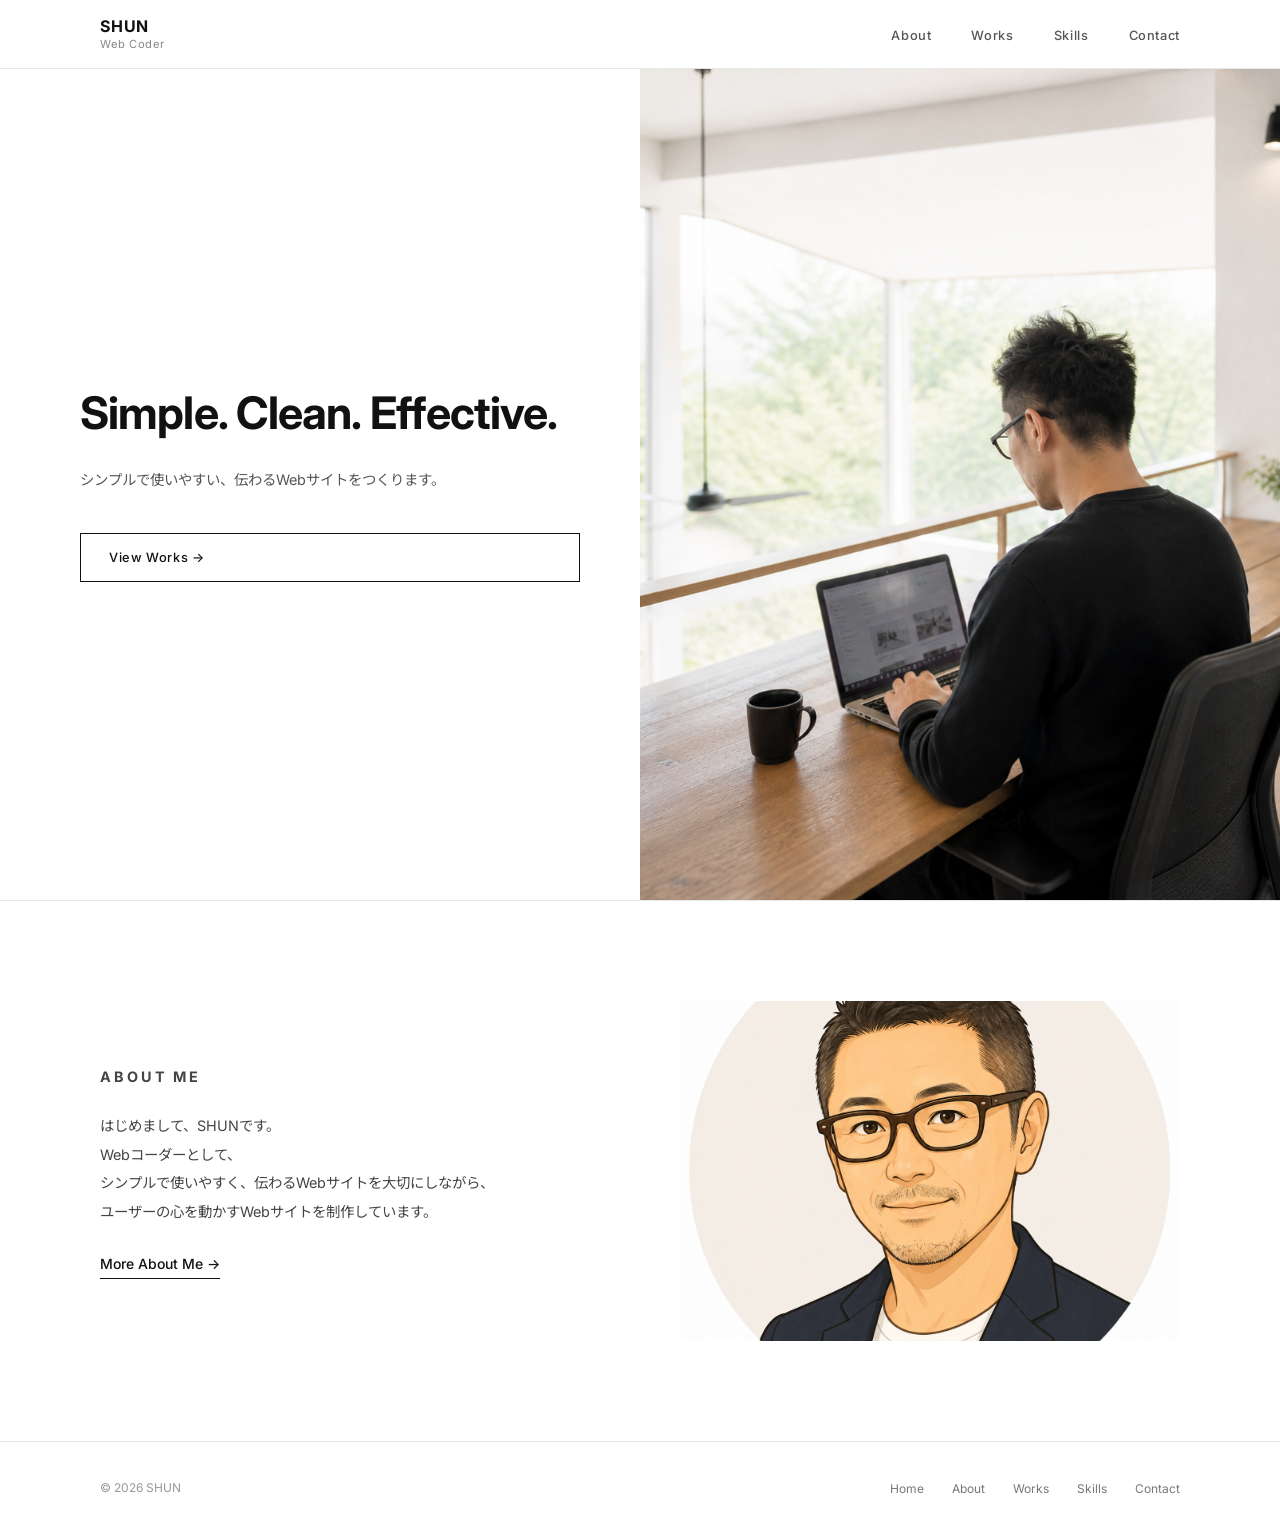
<file: index.html>
<!DOCTYPE html>
<html lang="ja">
<head>
  <meta charset="UTF-8">
  <meta name="viewport" content="width=device-width, initial-scale=1.0">
  <title>SHUN | Web Coder</title>
  <link rel="stylesheet" href="css/style.css">
</head>
<body>

  <!-- ナビゲーション -->
  <header>
    <nav>
      <a href="index.html" class="nav-logo">
        <span class="nav-logo-name">SHUN</span>
        <span class="nav-logo-sub">Web Coder</span>
      </a>
      <ul class="nav-links">
        <li><a href="about.html">About</a></li>
        <li><a href="works.html">Works</a></li>
        <li><a href="skills.html">Skills</a></li>
        <li><a href="contact.html">Contact</a></li>
      </ul>
      <button class="hamburger" id="hamburger" aria-label="メニューを開く">
        <span></span><span></span><span></span>
      </button>
    </nav>
  </header>
  <div class="mobile-nav-overlay" id="mobile-nav-overlay"></div>
  <nav class="mobile-nav" id="mobile-nav">
    <ul>
      <li><a href="about.html">About</a></li>
      <li><a href="works.html">Works</a></li>
      <li><a href="skills.html">Skills</a></li>
      <li><a href="contact.html">Contact</a></li>
    </ul>
  </nav>

  <!-- Hero -->
  <section class="hero">
    <div class="hero-content">
      <h1 class="hero-title">Simple. Clean. Effective.</h1>
      <p class="hero-desc">
        シンプルで使いやすい、伝わるWebサイトをつくります。
      </p>
      <a href="works.html" class="btn">View Works &rarr;</a>
    </div>
    <div class="hero-image">
      <img src="images/profile.png" alt="デスクで作業するSHUN">
    </div>
  </section>

  <!-- About Me プレビュー -->
  <section class="home-about">
    <div class="container">
      <div class="home-about-inner">
        <div class="home-about-text">
          <p class="section-heading">ABOUT ME</p>
          <p>
            はじめまして、SHUNです。<br>
            Webコーダーとして、<br>
            シンプルで使いやすく、伝わるWebサイトを大切にしながら、<br>
            ユーザーの心を動かすWebサイトを制作しています。
          </p>
          <a href="about.html" class="btn-link">More About Me &rarr;</a>
        </div>
        <div class="home-about-image">
          <img src="images/about-preview.png" alt="About Me">
        </div>
      </div>
    </div>
  </section>

  <!-- フッター -->
  <footer>
    <div class="footer-inner">
      <p class="footer-copy">&copy; 2026 SHUN</p>
      <ul class="footer-links">
        <li><a href="index.html">Home</a></li>
        <li><a href="about.html">About</a></li>
        <li><a href="works.html">Works</a></li>
        <li><a href="skills.html">Skills</a></li>
        <li><a href="contact.html">Contact</a></li>
      </ul>
    </div>
  </footer>

  <script src="js/main.js"></script>
</body>
</html>
</file>
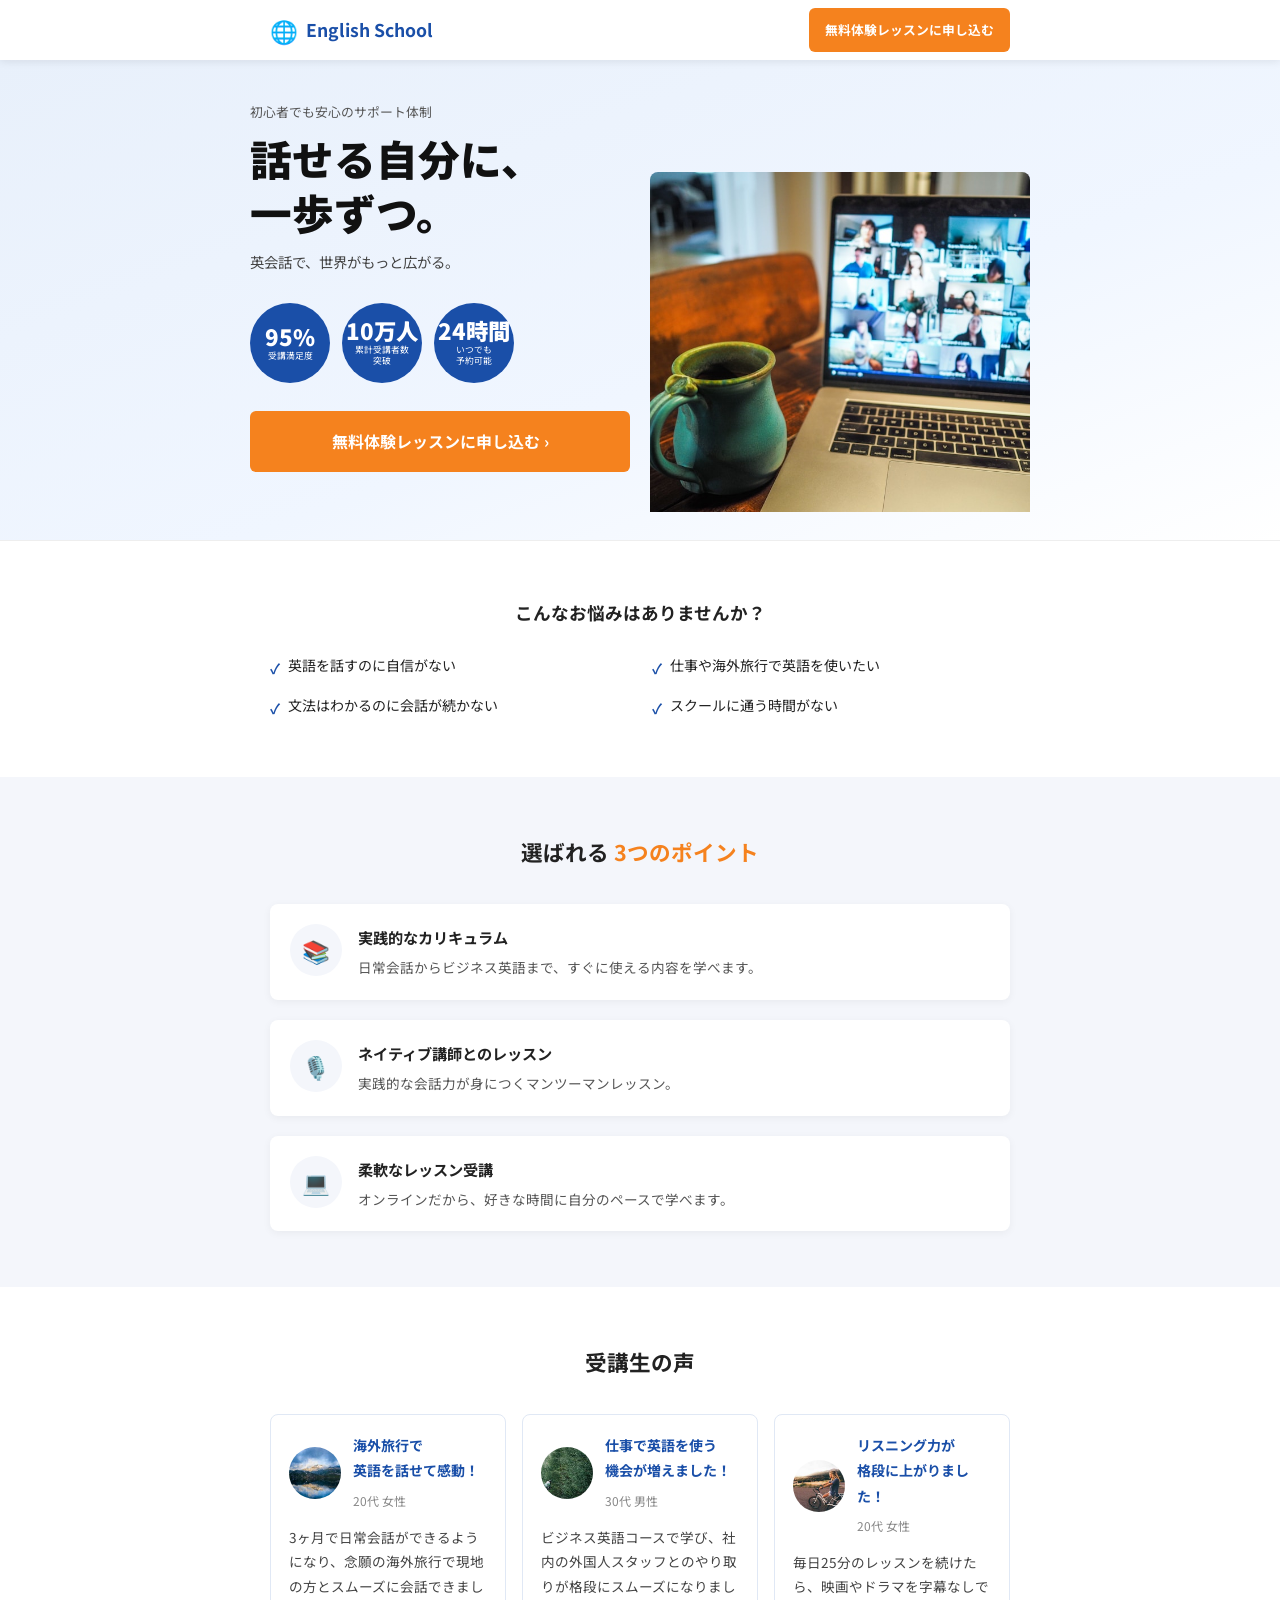
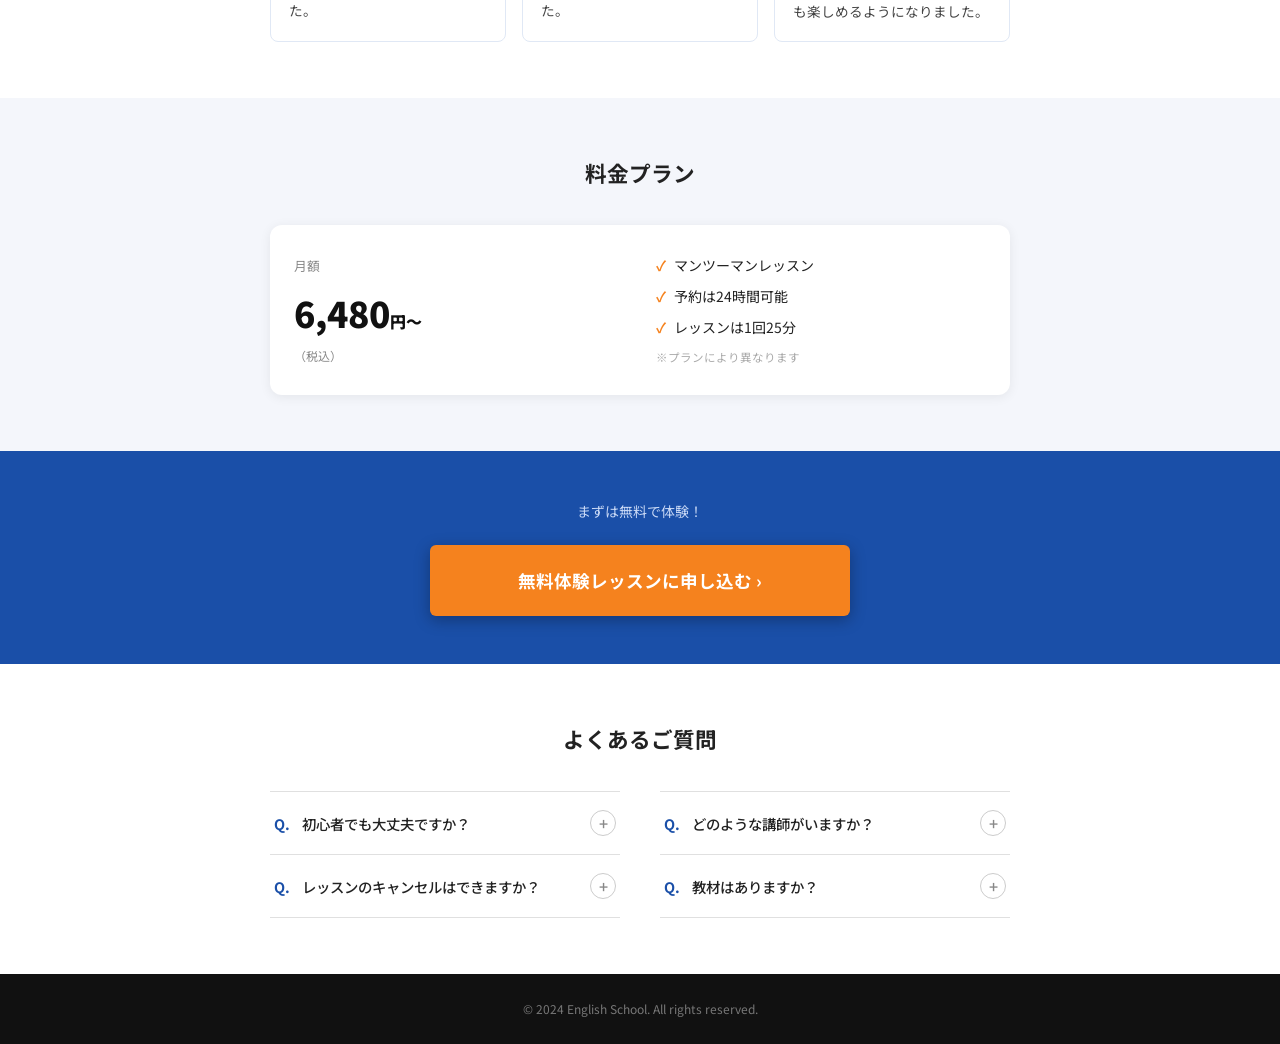
<file: LP_sample_2/index.html>
<!DOCTYPE html>
<html lang="ja">
<head>
  <meta charset="UTF-8">
  <meta name="viewport" content="width=device-width, initial-scale=1.0">
  <title>English School | 話せる自分に、一歩ずつ。</title>
  <link rel="stylesheet" href="css/style.css">
</head>
<body>

  <header class="header">
    <div class="header-inner">
      <a href="#" class="logo"><span class="logo-icon">🌐</span> English School</a>
      <a href="#form" class="header-btn">無料体験レッスンに申し込む</a>
    </div>
  </header>

  <!-- Hero -->
  <section class="hero">
    <div class="hero-inner">
      <div class="hero-content">
        <p class="hero-sub">初心者でも安心のサポート体制</p>
        <h1 class="hero-title">話せる自分に、<br>一歩ずつ。</h1>
        <p class="hero-lead">英会話で、世界がもっと広がる。</p>
        <div class="hero-stats">
          <div class="stat-badge">
            <span class="num">95%</span>
            <span class="label">受講満足度</span>
          </div>
          <div class="stat-badge">
            <span class="num">10万人</span>
            <span class="label">累計受講者数<br>突破</span>
          </div>
          <div class="stat-badge">
            <span class="num">24時間</span>
            <span class="label">いつでも<br>予約可能</span>
          </div>
        </div>
        <a href="#form" class="btn-orange">無料体験レッスンに申し込む ›</a>
      </div>
      <div class="hero-image">
        <img src="images/hero.jpg" alt="オンライン英会話">
      </div>
    </div>
  </section>

  <!-- Pain Points -->
  <section class="pain section fade-in">
    <div class="container">
      <p class="pain-title">こんなお悩みはありませんか？</p>
      <ul class="pain-list">
        <li class="pain-item"><span class="pain-check">✓</span><span>英語を話すのに自信がない</span></li>
        <li class="pain-item"><span class="pain-check">✓</span><span>仕事や海外旅行で英語を使いたい</span></li>
        <li class="pain-item"><span class="pain-check">✓</span><span>文法はわかるのに会話が続かない</span></li>
        <li class="pain-item"><span class="pain-check">✓</span><span>スクールに通う時間がない</span></li>
      </ul>
    </div>
  </section>

  <!-- 3つのポイント -->
  <section class="points section fade-in">
    <div class="container">
      <h2 class="section-title">選ばれる <span class="accent">3つのポイント</span></h2>
      <div class="point-list">
        <div class="point-item">
          <div class="point-icon">📚</div>
          <div>
            <h3>実践的なカリキュラム</h3>
            <p>日常会話からビジネス英語まで、すぐに使える内容を学べます。</p>
          </div>
        </div>
        <div class="point-item">
          <div class="point-icon">🎙️</div>
          <div>
            <h3>ネイティブ講師とのレッスン</h3>
            <p>実践的な会話力が身につくマンツーマンレッスン。</p>
          </div>
        </div>
        <div class="point-item">
          <div class="point-icon">💻</div>
          <div>
            <h3>柔軟なレッスン受講</h3>
            <p>オンラインだから、好きな時間に自分のペースで学べます。</p>
          </div>
        </div>
      </div>
    </div>
  </section>

  <!-- 受講生の声 -->
  <section class="testimonials section fade-in">
    <div class="container">
      <h2 class="section-title">受講生の声</h2>
      <div class="testimonial-cards">
        <div class="testimonial-card">
          <div class="testimonial-header">
            <img class="testimonial-avatar" src="images/user1.jpg" alt="20代女性">
            <div class="testimonial-meta">
              <h4>海外旅行で<br>英語を話せて感動！</h4>
              <span>20代 女性</span>
            </div>
          </div>
          <p>3ヶ月で日常会話ができるようになり、念願の海外旅行で現地の方とスムーズに会話できました。</p>
        </div>
        <div class="testimonial-card">
          <div class="testimonial-header">
            <img class="testimonial-avatar" src="images/user2.jpg" alt="30代男性">
            <div class="testimonial-meta">
              <h4>仕事で英語を使う<br>機会が増えました！</h4>
              <span>30代 男性</span>
            </div>
          </div>
          <p>ビジネス英語コースで学び、社内の外国人スタッフとのやり取りが格段にスムーズになりました。</p>
        </div>
        <div class="testimonial-card">
          <div class="testimonial-header">
            <img class="testimonial-avatar" src="images/user3.jpg" alt="20代女性">
            <div class="testimonial-meta">
              <h4>リスニング力が<br>格段に上がりました！</h4>
              <span>20代 女性</span>
            </div>
          </div>
          <p>毎日25分のレッスンを続けたら、映画やドラマを字幕なしでも楽しめるようになりました。</p>
        </div>
      </div>
    </div>
  </section>

  <!-- 料金プラン -->
  <section class="pricing section fade-in">
    <div class="container">
      <h2 class="section-title">料金プラン</h2>
      <div class="pricing-box">
        <div class="pricing-main">
          <p class="pricing-label">月額</p>
          <p class="pricing-value">6,480<span class="pricing-unit">円〜</span></p>
          <p class="pricing-tax">（税込）</p>
        </div>
        <ul class="pricing-features">
          <li><span class="chk">✓</span> マンツーマンレッスン</li>
          <li><span class="chk">✓</span> 予約は24時間可能</li>
          <li><span class="chk">✓</span> レッスンは1回25分</li>
          <p class="pricing-note">※プランにより異なります</p>
        </ul>
      </div>
    </div>
  </section>

  <!-- CTA -->
  <section class="cta-section fade-in" id="form">
    <p>まずは無料で体験！</p>
    <a href="tel:0120-000-000" class="btn-orange">無料体験レッスンに申し込む ›</a>
  </section>

  <!-- FAQ -->
  <section class="faq section fade-in">
    <div class="container">
      <h2 class="section-title">よくあるご質問</h2>
      <div class="faq-grid">
        <ul class="faq-list">
          <li class="faq-item">
            <button class="faq-question">
              <span class="q-label">Q.</span>
              <span class="q-text">初心者でも大丈夫ですか？</span>
              <span class="faq-icon">+</span>
            </button>
            <div class="faq-answer">はい、まったくの初心者の方でも安心してスタートできます。レベルに合わせたカリキュラムをご用意しています。</div>
          </li>
          <li class="faq-item">
            <button class="faq-question">
              <span class="q-label">Q.</span>
              <span class="q-text">レッスンのキャンセルはできますか？</span>
              <span class="faq-icon">+</span>
            </button>
            <div class="faq-answer">レッスン開始の24時間前までキャンセル可能です。キャンセルしたレッスンは振り替えていただけます。</div>
          </li>
        </ul>
        <ul class="faq-list">
          <li class="faq-item">
            <button class="faq-question">
              <span class="q-label">Q.</span>
              <span class="q-text">どのような講師がいますか？</span>
              <span class="faq-icon">+</span>
            </button>
            <div class="faq-answer">英語圏出身のネイティブ講師と、日本語対応可能なバイリンガル講師が在籍しています。</div>
          </li>
          <li class="faq-item">
            <button class="faq-question">
              <span class="q-label">Q.</span>
              <span class="q-text">教材はありますか？</span>
              <span class="faq-icon">+</span>
            </button>
            <div class="faq-answer">はい、受講料に教材費が含まれています。レベルや目的に合わせたオリジナルテキストを使用します。</div>
          </li>
        </ul>
      </div>
    </div>
  </section>

  <footer class="footer">
    <p>&copy; 2024 English School. All rights reserved.</p>
  </footer>

  <div class="fixed-cta">
    <a href="#form">無料体験レッスンに申し込む ›</a>
  </div>

  <script src="https://code.jquery.com/jquery-3.7.1.min.js"></script>
  <script src="js/main.js"></script>
</body>
</html>
</file>
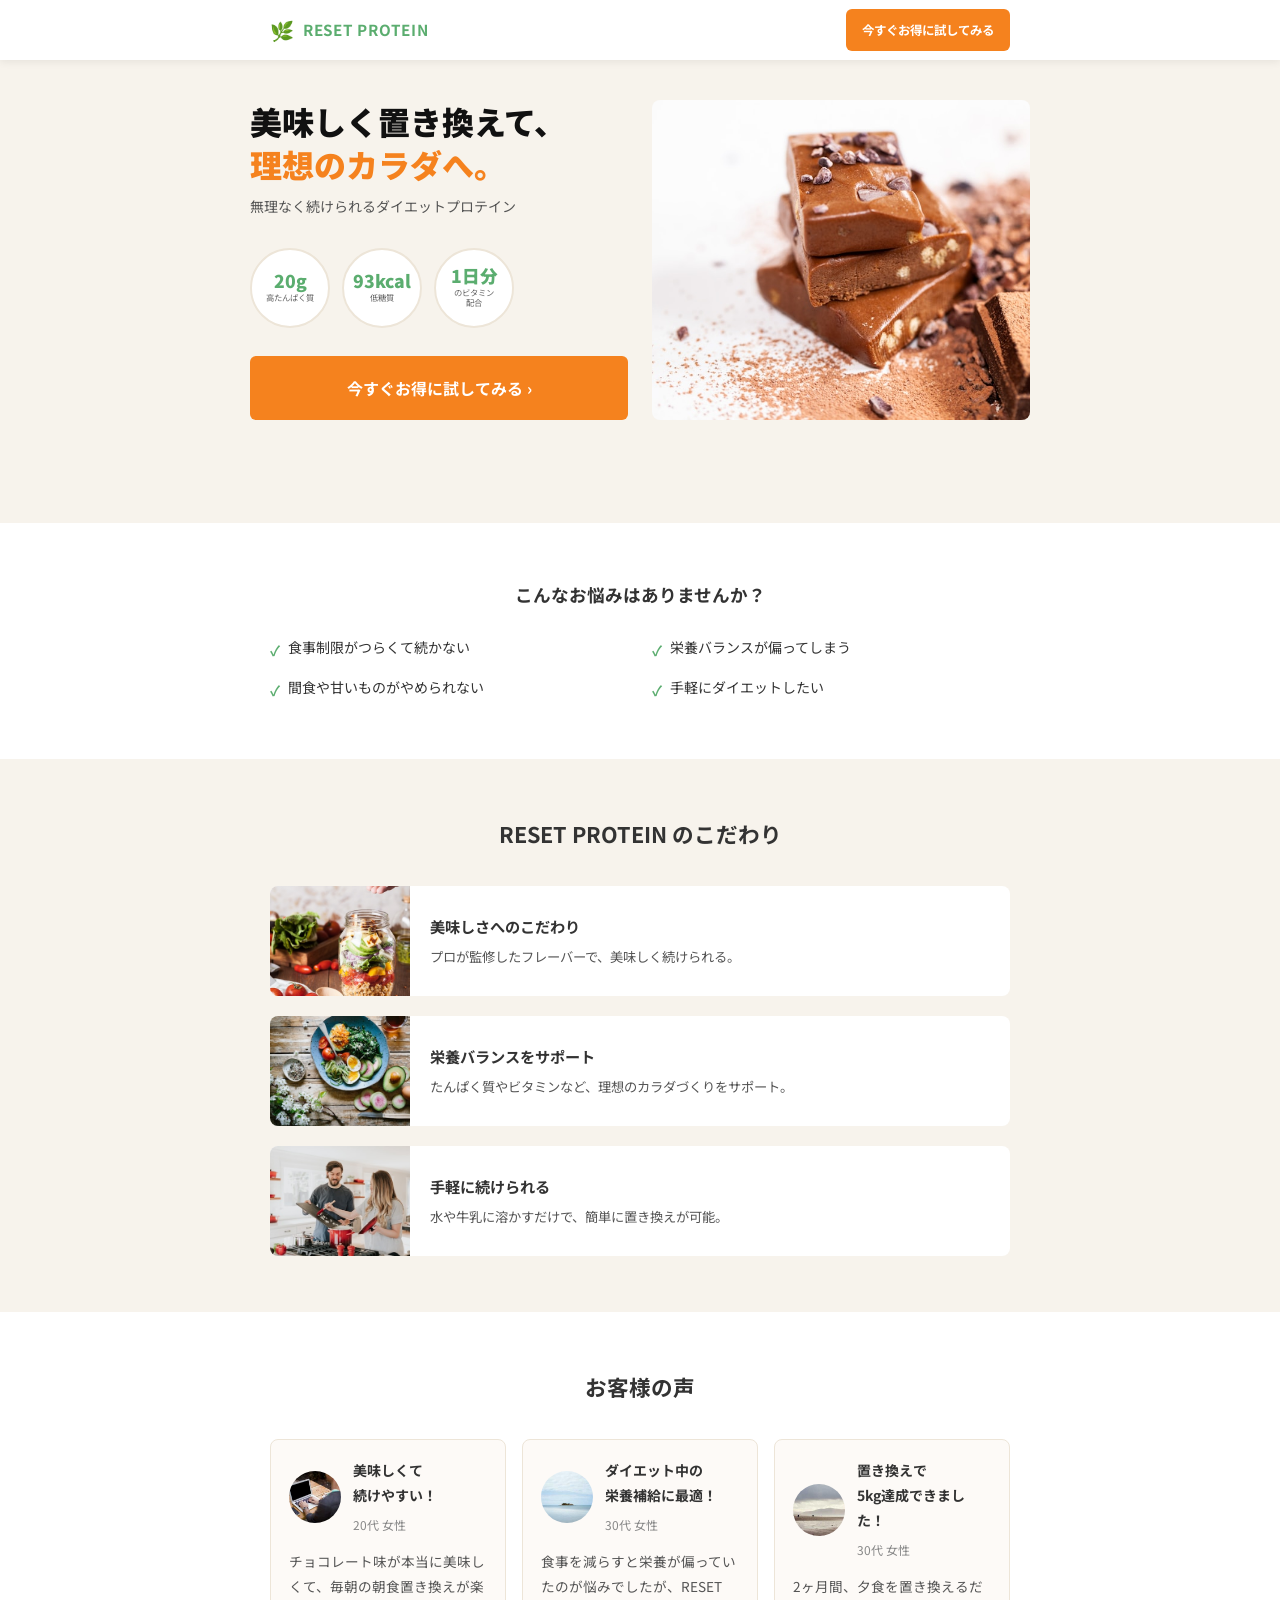
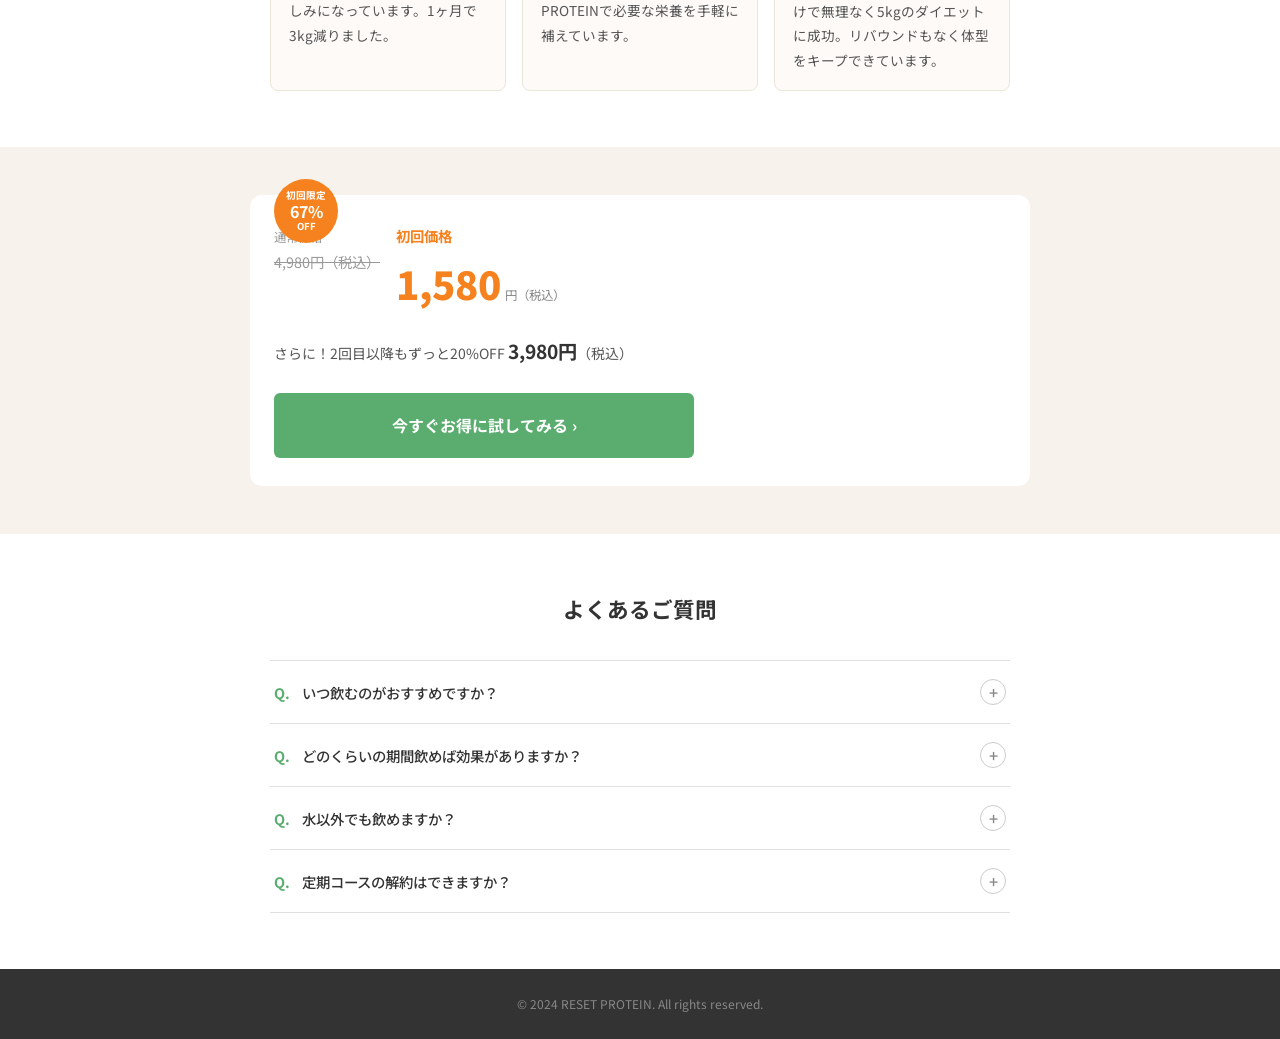
<file: LP_sample_3/index.html>
<!DOCTYPE html>
<html lang="ja">
<head>
  <meta charset="UTF-8">
  <meta name="viewport" content="width=device-width, initial-scale=1.0">
  <title>RESET PROTEIN | 美味しく置き換えて、理想のカラダへ。</title>
  <link rel="stylesheet" href="css/style.css">
</head>
<body>

  <header class="header">
    <div class="header-inner">
      <a href="#" class="logo"><span class="logo-icon">🌿</span> RESET PROTEIN</a>
      <a href="#form" class="header-btn">今すぐお得に試してみる</a>
    </div>
  </header>

  <!-- Hero -->
  <section class="hero">
    <div class="hero-inner">
      <div class="hero-content">
        <h1 class="hero-title">美味しく置き換えて、<br><span class="accent">理想のカラダへ。</span></h1>
        <p class="hero-lead">無理なく続けられるダイエットプロテイン</p>
        <div class="hero-stats">
          <div class="stat-circle">
            <span class="num">20g</span>
            <span class="label">高たんぱく質</span>
          </div>
          <div class="stat-circle">
            <span class="num">93kcal</span>
            <span class="label">低糖質</span>
          </div>
          <div class="stat-circle">
            <span class="num">1日分</span>
            <span class="label">のビタミン<br>配合</span>
          </div>
        </div>
        <a href="#form" class="btn-orange">今すぐお得に試してみる ›</a>
      </div>
      <div class="hero-image">
        <img src="images/hero.jpg" alt="RESET PROTEIN">
      </div>
    </div>
  </section>

  <!-- Pain -->
  <section class="pain section fade-in">
    <div class="container">
      <p class="pain-title">こんなお悩みはありませんか？</p>
      <ul class="pain-list">
        <li class="pain-item"><span class="pain-check">✓</span><span>食事制限がつらくて続かない</span></li>
        <li class="pain-item"><span class="pain-check">✓</span><span>栄養バランスが偏ってしまう</span></li>
        <li class="pain-item"><span class="pain-check">✓</span><span>間食や甘いものがやめられない</span></li>
        <li class="pain-item"><span class="pain-check">✓</span><span>手軽にダイエットしたい</span></li>
      </ul>
    </div>
  </section>

  <!-- Features / こだわり -->
  <section class="features section fade-in">
    <div class="container">
      <h2 class="section-title">RESET PROTEIN のこだわり</h2>
      <div class="feature-list">
        <div class="feature-item">
          <img class="feature-img" src="images/feature1.jpg" alt="美味しさへのこだわり">
          <div class="feature-body">
            <h3>美味しさへのこだわり</h3>
            <p>プロが監修したフレーバーで、美味しく続けられる。</p>
          </div>
        </div>
        <div class="feature-item">
          <img class="feature-img" src="images/feature2.jpg" alt="栄養バランスをサポート">
          <div class="feature-body">
            <h3>栄養バランスをサポート</h3>
            <p>たんぱく質やビタミンなど、理想のカラダづくりをサポート。</p>
          </div>
        </div>
        <div class="feature-item">
          <img class="feature-img" src="images/feature3.jpg" alt="手軽に続けられる">
          <div class="feature-body">
            <h3>手軽に続けられる</h3>
            <p>水や牛乳に溶かすだけで、簡単に置き換えが可能。</p>
          </div>
        </div>
      </div>
    </div>
  </section>

  <!-- 受講生の声 -->
  <section class="testimonials section fade-in">
    <div class="container">
      <h2 class="section-title">お客様の声</h2>
      <div class="testimonial-cards">
        <div class="testimonial-card">
          <div class="testimonial-header">
            <img class="testimonial-avatar" src="images/user1.jpg" alt="20代女性">
            <div class="testimonial-meta">
              <h4>美味しくて<br>続けやすい！</h4>
              <span>20代 女性</span>
            </div>
          </div>
          <p>チョコレート味が本当に美味しくて、毎朝の朝食置き換えが楽しみになっています。1ヶ月で3kg減りました。</p>
        </div>
        <div class="testimonial-card">
          <div class="testimonial-header">
            <img class="testimonial-avatar" src="images/user2.jpg" alt="30代女性">
            <div class="testimonial-meta">
              <h4>ダイエット中の<br>栄養補給に最適！</h4>
              <span>30代 女性</span>
            </div>
          </div>
          <p>食事を減らすと栄養が偏っていたのが悩みでしたが、RESET PROTEINで必要な栄養を手軽に補えています。</p>
        </div>
        <div class="testimonial-card">
          <div class="testimonial-header">
            <img class="testimonial-avatar" src="images/user3.jpg" alt="30代女性">
            <div class="testimonial-meta">
              <h4>置き換えで<br>5kg達成できました！</h4>
              <span>30代 女性</span>
            </div>
          </div>
          <p>2ヶ月間、夕食を置き換えるだけで無理なく5kgのダイエットに成功。リバウンドもなく体型をキープできています。</p>
        </div>
      </div>
    </div>
  </section>

  <!-- Pricing -->
  <section class="pricing-section fade-in" id="form">
    <div class="pricing-inner">
      <div class="pricing-box">
        <div class="off-badge"><span>初回限定</span><span class="off-num">67%</span><span>OFF</span></div>
        <div class="pricing-row">
          <div>
            <p class="price-before-label">通常価格</p>
            <p class="price-before">4,980円（税込）</p>
          </div>
          <div>
            <p class="price-after-label">初回価格</p>
            <div style="display:flex;align-items:baseline;gap:4px;">
              <span class="price-after">1,580</span><span class="price-tax">円（税込）</span>
            </div>
          </div>
        </div>
        <p class="pricing-sub">さらに！2回目以降もずっと20%OFF <span class="sub-price">3,980円</span>（税込）</p>
        <a href="tel:0120-000-000" class="btn-green">今すぐお得に試してみる ›</a>
      </div>
    </div>
  </section>

  <!-- FAQ -->
  <section class="faq section fade-in">
    <div class="container">
      <h2 class="section-title">よくあるご質問</h2>
      <ul class="faq-list">
        <li class="faq-item">
          <button class="faq-question"><span class="q-label">Q.</span><span class="q-text">いつ飲むのがおすすめですか？</span><span class="faq-icon">+</span></button>
          <div class="faq-answer">置き換えダイエットの場合は朝食や夕食の代わりにお飲みください。間食として摂る場合は、小腹が空いたときにおすすめです。</div>
        </li>
        <li class="faq-item">
          <button class="faq-question"><span class="q-label">Q.</span><span class="q-text">どのくらいの期間飲めば効果がありますか？</span><span class="faq-icon">+</span></button>
          <div class="faq-answer">個人差はありますが、継続的に飲んでいただくことで1〜2ヶ月で体の変化を感じるお客様が多いです。</div>
        </li>
        <li class="faq-item">
          <button class="faq-question"><span class="q-label">Q.</span><span class="q-text">水以外でも飲めますか？</span><span class="faq-icon">+</span></button>
          <div class="faq-answer">はい、牛乳・豆乳・アーモンドミルクなどとも相性抜群です。カロリーが気になる方は水割りをおすすめします。</div>
        </li>
        <li class="faq-item">
          <button class="faq-question"><span class="q-label">Q.</span><span class="q-text">定期コースの解約はできますか？</span><span class="faq-icon">+</span></button>
          <div class="faq-answer">はい、いつでも解約可能です。次回お届けの10日前までにお電話またはメールでご連絡ください。</div>
        </li>
      </ul>
    </div>
  </section>

  <footer class="footer">
    <p>&copy; 2024 RESET PROTEIN. All rights reserved.</p>
  </footer>

  <div class="fixed-cta"><a href="#form">今すぐお得に試してみる ›</a></div>

  <script src="https://code.jquery.com/jquery-3.7.1.min.js"></script>
  <script src="js/main.js"></script>
</body>
</html>
</file>
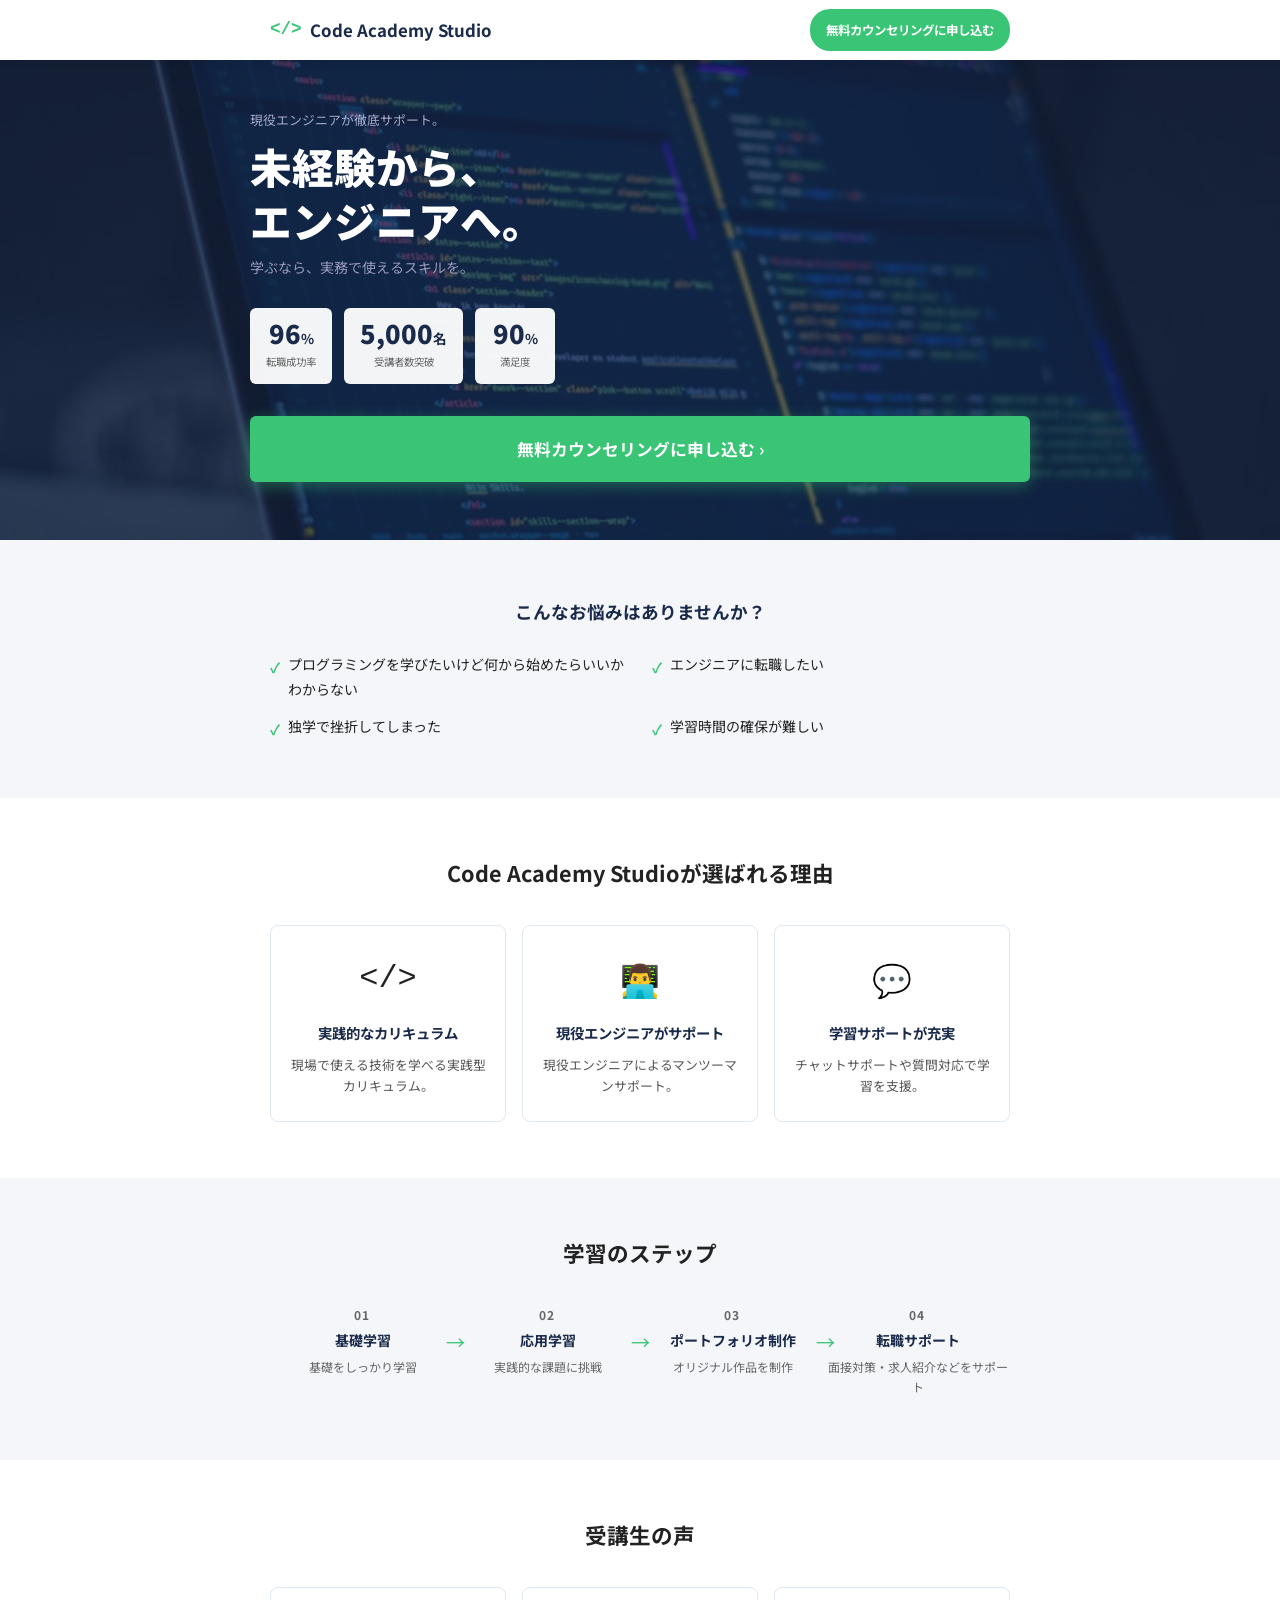
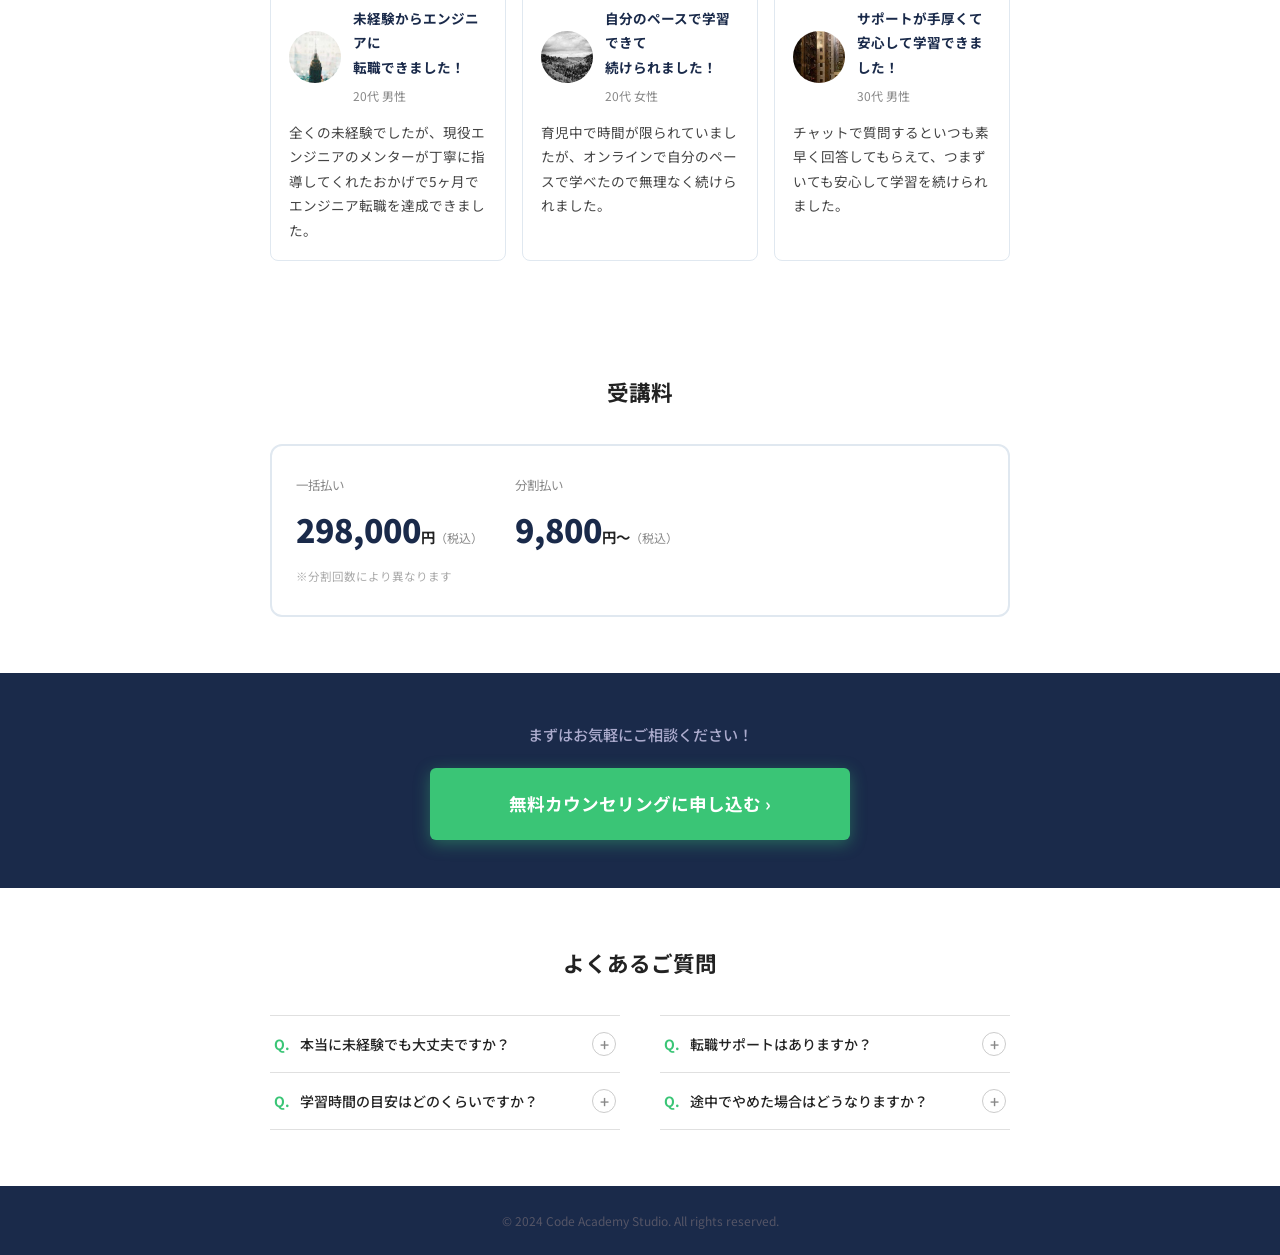
<file: LP_sample_4/index.html>
<!DOCTYPE html>
<html lang="ja">
<head>
  <meta charset="UTF-8">
  <meta name="viewport" content="width=device-width, initial-scale=1.0">
  <title>Code Academy Studio | 未経験から、エンジニアへ。</title>
  <link rel="stylesheet" href="css/style.css">
</head>
<body>

  <header class="header">
    <div class="header-inner">
      <a href="#" class="logo">
        <span class="logo-icon">&lt;/&gt;</span> Code Academy Studio
      </a>
      <a href="#form" class="header-btn">無料カウンセリングに申し込む</a>
    </div>
  </header>

  <!-- Hero -->
  <section class="hero">
    <div class="hero-bg"><img src="images/hero.jpg" alt="Code Academy Studio"></div>
    <div class="hero-content">
      <p class="hero-sub">現役エンジニアが徹底サポート。</p>
      <h1 class="hero-title">未経験から、<br>エンジニアへ。</h1>
      <p class="hero-lead">学ぶなら、実務で使えるスキルを。</p>
      <div class="hero-stats">
        <div class="stat-box">
          <span class="num">96</span><span class="unit">%</span>
          <span class="label">転職成功率</span>
        </div>
        <div class="stat-box">
          <span class="num">5,000</span><span class="unit">名</span>
          <span class="label">受講者数突破</span>
        </div>
        <div class="stat-box">
          <span class="num">90</span><span class="unit">%</span>
          <span class="label">満足度</span>
        </div>
      </div>
      <div class="hero-cta">
        <a href="#form" class="btn-green">無料カウンセリングに申し込む ›</a>
      </div>
    </div>
  </section>

  <!-- Pain -->
  <section class="pain section fade-in">
    <div class="container">
      <p class="pain-title">こんなお悩みはありませんか？</p>
      <ul class="pain-list">
        <li class="pain-item"><span class="pain-check">✓</span><span>プログラミングを学びたいけど何から始めたらいいかわからない</span></li>
        <li class="pain-item"><span class="pain-check">✓</span><span>エンジニアに転職したい</span></li>
        <li class="pain-item"><span class="pain-check">✓</span><span>独学で挫折してしまった</span></li>
        <li class="pain-item"><span class="pain-check">✓</span><span>学習時間の確保が難しい</span></li>
      </ul>
    </div>
  </section>

  <!-- Reasons -->
  <section class="reasons section fade-in">
    <div class="container">
      <h2 class="section-title">Code Academy Studioが選ばれる理由</h2>
      <div class="reason-cards">
        <div class="reason-card">
          <div class="reason-icon" style="font-family:monospace;">&lt;/&gt;</div>
          <h3>実践的なカリキュラム</h3>
          <p>現場で使える技術を学べる実践型カリキュラム。</p>
        </div>
        <div class="reason-card">
          <div class="reason-icon">👨‍💻</div>
          <h3>現役エンジニアがサポート</h3>
          <p>現役エンジニアによるマンツーマンサポート。</p>
        </div>
        <div class="reason-card">
          <div class="reason-icon">💬</div>
          <h3>学習サポートが充実</h3>
          <p>チャットサポートや質問対応で学習を支援。</p>
        </div>
      </div>
    </div>
  </section>

  <!-- Steps -->
  <section class="steps section fade-in">
    <div class="container">
      <h2 class="section-title">学習のステップ</h2>
      <div class="step-list">
        <div class="step-item">
          <p class="step-num">01</p>
          <h3>基礎学習</h3>
          <p>基礎をしっかり学習</p>
        </div>
        <div class="step-item">
          <p class="step-num">02</p>
          <h3>応用学習</h3>
          <p>実践的な課題に挑戦</p>
        </div>
        <div class="step-item">
          <p class="step-num">03</p>
          <h3>ポートフォリオ制作</h3>
          <p>オリジナル作品を制作</p>
        </div>
        <div class="step-item">
          <p class="step-num">04</p>
          <h3>転職サポート</h3>
          <p>面接対策・求人紹介などをサポート</p>
        </div>
      </div>
    </div>
  </section>

  <!-- 受講生の声 -->
  <section class="testimonials section fade-in">
    <div class="container">
      <h2 class="section-title">受講生の声</h2>
      <div class="testimonial-cards">
        <div class="testimonial-card">
          <div class="testimonial-header">
            <img class="testimonial-avatar" src="images/user1.jpg" alt="20代男性">
            <div class="testimonial-meta">
              <h4>未経験からエンジニアに<br>転職できました！</h4>
              <span>20代 男性</span>
            </div>
          </div>
          <p>全くの未経験でしたが、現役エンジニアのメンターが丁寧に指導してくれたおかげで5ヶ月でエンジニア転職を達成できました。</p>
        </div>
        <div class="testimonial-card">
          <div class="testimonial-header">
            <img class="testimonial-avatar" src="images/user2.jpg" alt="20代女性">
            <div class="testimonial-meta">
              <h4>自分のペースで学習できて<br>続けられました！</h4>
              <span>20代 女性</span>
            </div>
          </div>
          <p>育児中で時間が限られていましたが、オンラインで自分のペースで学べたので無理なく続けられました。</p>
        </div>
        <div class="testimonial-card">
          <div class="testimonial-header">
            <img class="testimonial-avatar" src="images/user3.jpg" alt="30代男性">
            <div class="testimonial-meta">
              <h4>サポートが手厚くて<br>安心して学習できました！</h4>
              <span>30代 男性</span>
            </div>
          </div>
          <p>チャットで質問するといつも素早く回答してもらえて、つまずいても安心して学習を続けられました。</p>
        </div>
      </div>
    </div>
  </section>

  <!-- Pricing -->
  <section class="pricing section fade-in">
    <div class="container">
      <h2 class="section-title">受講料</h2>
      <div class="pricing-box">
        <div class="pricing-row">
          <div class="price-item">
            <p class="label">一括払い</p>
            <p><span class="price-main">298,000</span><span class="price-unit">円</span><span class="price-tax">（税込）</span></p>
          </div>
          <div class="price-item">
            <p class="label">分割払い</p>
            <p><span class="price-main">9,800</span><span class="price-unit">円〜</span><span class="price-tax">（税込）</span></p>
          </div>
        </div>
        <p class="pricing-note">※分割回数により異なります</p>
      </div>
    </div>
  </section>

  <!-- CTA -->
  <section class="cta-section fade-in" id="form">
    <p class="cta-title">まずはお気軽にご相談ください！</p>
    <a href="tel:0120-000-000" class="btn-green">無料カウンセリングに申し込む ›</a>
  </section>

  <!-- FAQ -->
  <section class="faq section fade-in">
    <div class="container">
      <h2 class="section-title">よくあるご質問</h2>
      <div class="faq-grid">
        <ul class="faq-list">
          <li class="faq-item">
            <button class="faq-question"><span class="q-label">Q.</span><span class="q-text">本当に未経験でも大丈夫ですか？</span><span class="faq-icon">+</span></button>
            <div class="faq-answer">はい、完全未経験の方でも安心してスタートできるカリキュラムをご用意しています。まずは無料カウンセリングでご相談ください。</div>
          </li>
          <li class="faq-item">
            <button class="faq-question"><span class="q-label">Q.</span><span class="q-text">学習時間の目安はどのくらいですか？</span><span class="faq-icon">+</span></button>
            <div class="faq-answer">1日2〜3時間、週5日ペースが目安です。仕事や育児の合間でも、自分のペースで学習を進めていただけます。</div>
          </li>
        </ul>
        <ul class="faq-list">
          <li class="faq-item">
            <button class="faq-question"><span class="q-label">Q.</span><span class="q-text">転職サポートはありますか？</span><span class="faq-icon">+</span></button>
            <div class="faq-answer">はい、履歴書・職務経歴書の添削、面接対策、求人紹介まで転職活動を徹底サポートします。</div>
          </li>
          <li class="faq-item">
            <button class="faq-question"><span class="q-label">Q.</span><span class="q-text">途中でやめた場合はどうなりますか？</span><span class="faq-icon">+</span></button>
            <div class="faq-answer">受講期間中はいつでも再開可能です。まずはメンターにご相談ください。返金については利用規約をご確認ください。</div>
          </li>
        </ul>
      </div>
    </div>
  </section>

  <footer class="footer">
    <p>&copy; 2024 Code Academy Studio. All rights reserved.</p>
  </footer>

  <div class="fixed-cta"><a href="#form">無料カウンセリングに申し込む ›</a></div>

  <script src="https://code.jquery.com/jquery-3.7.1.min.js"></script>
  <script src="js/main.js"></script>
</body>
</html>
</file>
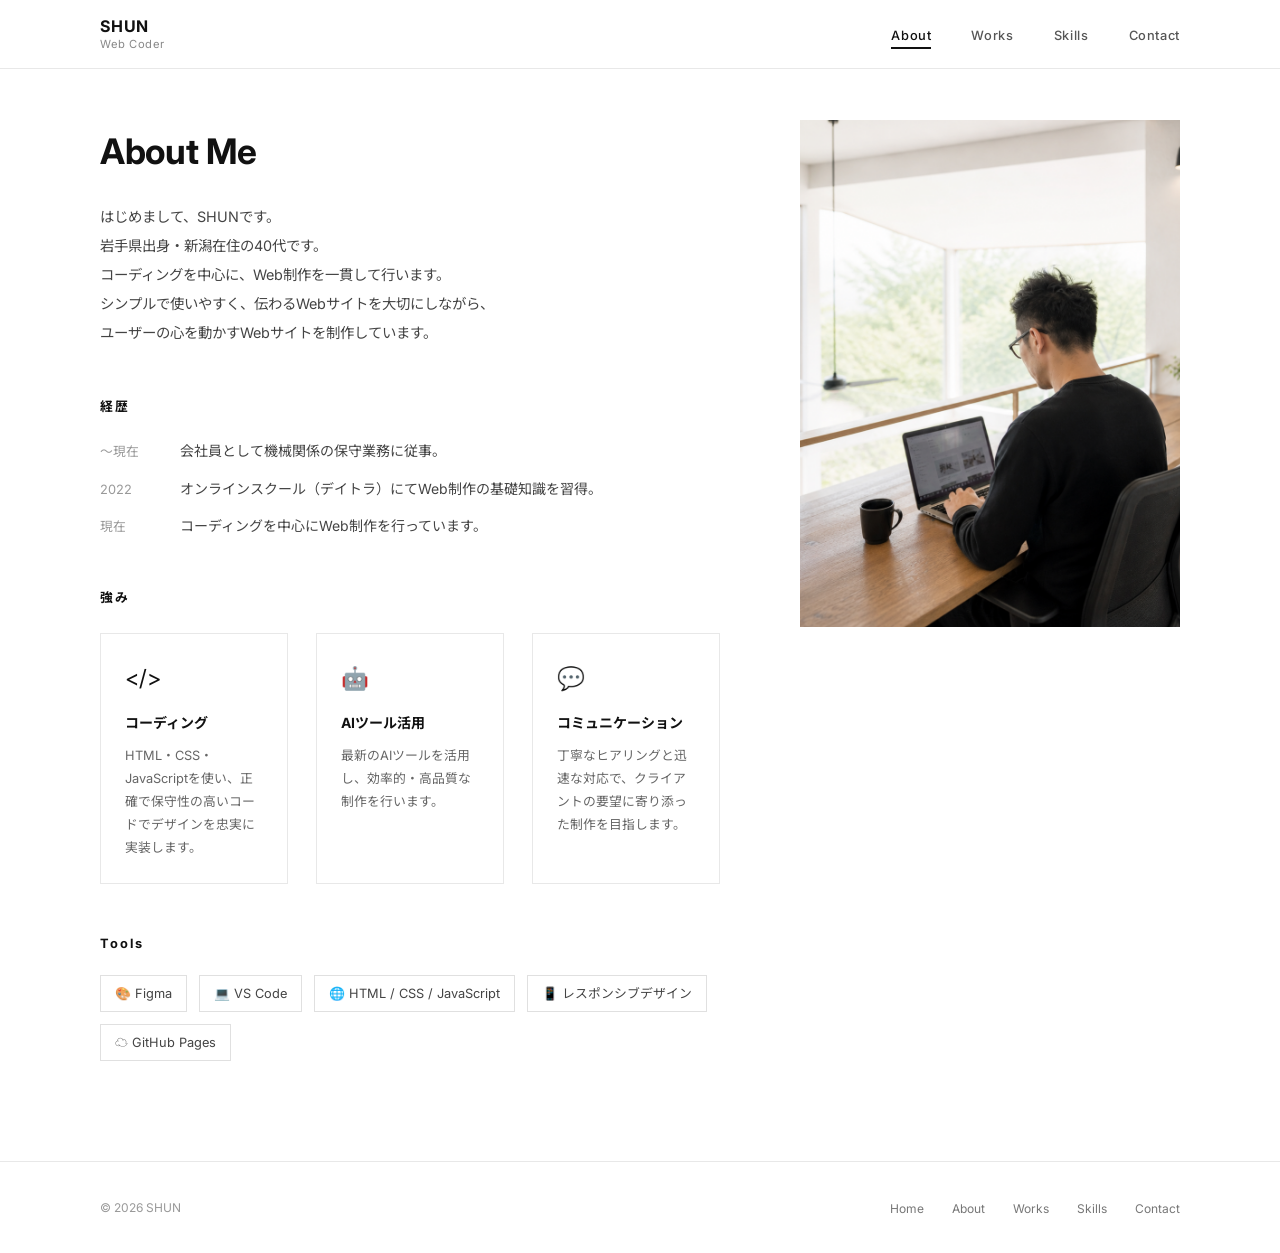
<file: about.html>
<!DOCTYPE html>
<html lang="ja">
<head>
  <meta charset="UTF-8">
  <meta name="viewport" content="width=device-width, initial-scale=1.0">
  <title>About | SHUN</title>
  <link rel="stylesheet" href="css/style.css">
</head>
<body>

  <!-- ナビゲーション -->
  <header>
    <nav>
      <a href="index.html" class="nav-logo">
        <span class="nav-logo-name">SHUN</span>
        <span class="nav-logo-sub">Web Coder</span>
      </a>
      <ul class="nav-links">
        <li><a href="about.html" class="active">About</a></li>
        <li><a href="works.html">Works</a></li>
        <li><a href="skills.html">Skills</a></li>
        <li><a href="contact.html">Contact</a></li>
      </ul>
      <button class="hamburger" id="hamburger" aria-label="メニューを開く">
        <span></span><span></span><span></span>
      </button>
    </nav>
  </header>
  <div class="mobile-nav-overlay" id="mobile-nav-overlay"></div>
  <nav class="mobile-nav" id="mobile-nav">
    <ul>
      <li><a href="about.html" class="active">About</a></li>
      <li><a href="works.html">Works</a></li>
      <li><a href="skills.html">Skills</a></li>
      <li><a href="contact.html">Contact</a></li>
    </ul>
  </nav>

  <!-- About -->
  <main class="about-page">
    <div class="container">
      <div class="about-grid">

        <!-- メインコンテンツ（左） -->
        <div class="about-main">
          <h1 class="section-title">About Me</h1>
          <p class="about-intro">
            はじめまして、SHUNです。<br>
            岩手県出身・新潟在住の40代です。<br>
            コーディングを中心に、Web制作を一貫して行います。<br>
            シンプルで使いやすく、伝わるWebサイトを大切にしながら、<br>
            ユーザーの心を動かすWebサイトを制作しています。
          </p>

          <!-- 経歴 -->
          <div class="about-career">
            <h3>経歴</h3>
            <ul class="career-list">
              <li class="career-item">
                <span class="career-year">〜現在</span>
                <span class="career-desc">会社員として機械関係の保守業務に従事。</span>
              </li>
              <li class="career-item">
                <span class="career-year">2022</span>
                <span class="career-desc">オンラインスクール（デイトラ）にてWeb制作の基礎知識を習得。</span>
              </li>
              <li class="career-item">
                <span class="career-year">現在</span>
                <span class="career-desc">コーディングを中心にWeb制作を行っています。</span>
              </li>
            </ul>
          </div>

          <!-- 強み -->
          <div class="about-strengths">
            <h3>強み</h3>
            <div class="strengths-grid">
              <div class="strength-item">
                <div class="strength-icon">&lt;/&gt;</div>
                <h4>コーディング</h4>
                <p>HTML・CSS・JavaScriptを使い、正確で保守性の高いコードでデザインを忠実に実装します。</p>
              </div>
              <div class="strength-item">
                <div class="strength-icon">🤖</div>
                <h4>AIツール活用</h4>
                <p>最新のAIツールを活用し、効率的・高品質な制作を行います。</p>
              </div>
              <div class="strength-item">
                <div class="strength-icon">💬</div>
                <h4>コミュニケーション</h4>
                <p>丁寧なヒアリングと迅速な対応で、クライアントの要望に寄り添った制作を目指します。</p>
              </div>
            </div>
          </div>

          <!-- Tools -->
          <div class="about-tools">
            <h3>Tools</h3>
            <div class="tools-list">
              <span class="tool-tag">🎨 Figma</span>
              <span class="tool-tag">💻 VS Code</span>
              <span class="tool-tag">🌐 HTML / CSS / JavaScript</span>
              <span class="tool-tag">📱 レスポンシブデザイン</span>
              <span class="tool-tag">☁️ GitHub Pages</span>
            </div>
          </div>
        </div>

        <!-- プロフィール写真（右） -->
        <div class="about-side">
          <img src="images/profile.png" alt="SHUN">
        </div>

      </div>
    </div>
  </main>

  <!-- フッター -->
  <footer>
    <div class="footer-inner">
      <p class="footer-copy">&copy; 2026 SHUN</p>
      <ul class="footer-links">
        <li><a href="index.html">Home</a></li>
        <li><a href="about.html">About</a></li>
        <li><a href="works.html">Works</a></li>
        <li><a href="skills.html">Skills</a></li>
        <li><a href="contact.html">Contact</a></li>
      </ul>
    </div>
  </footer>

  <script src="js/main.js"></script>
</body>
</html>
</file>
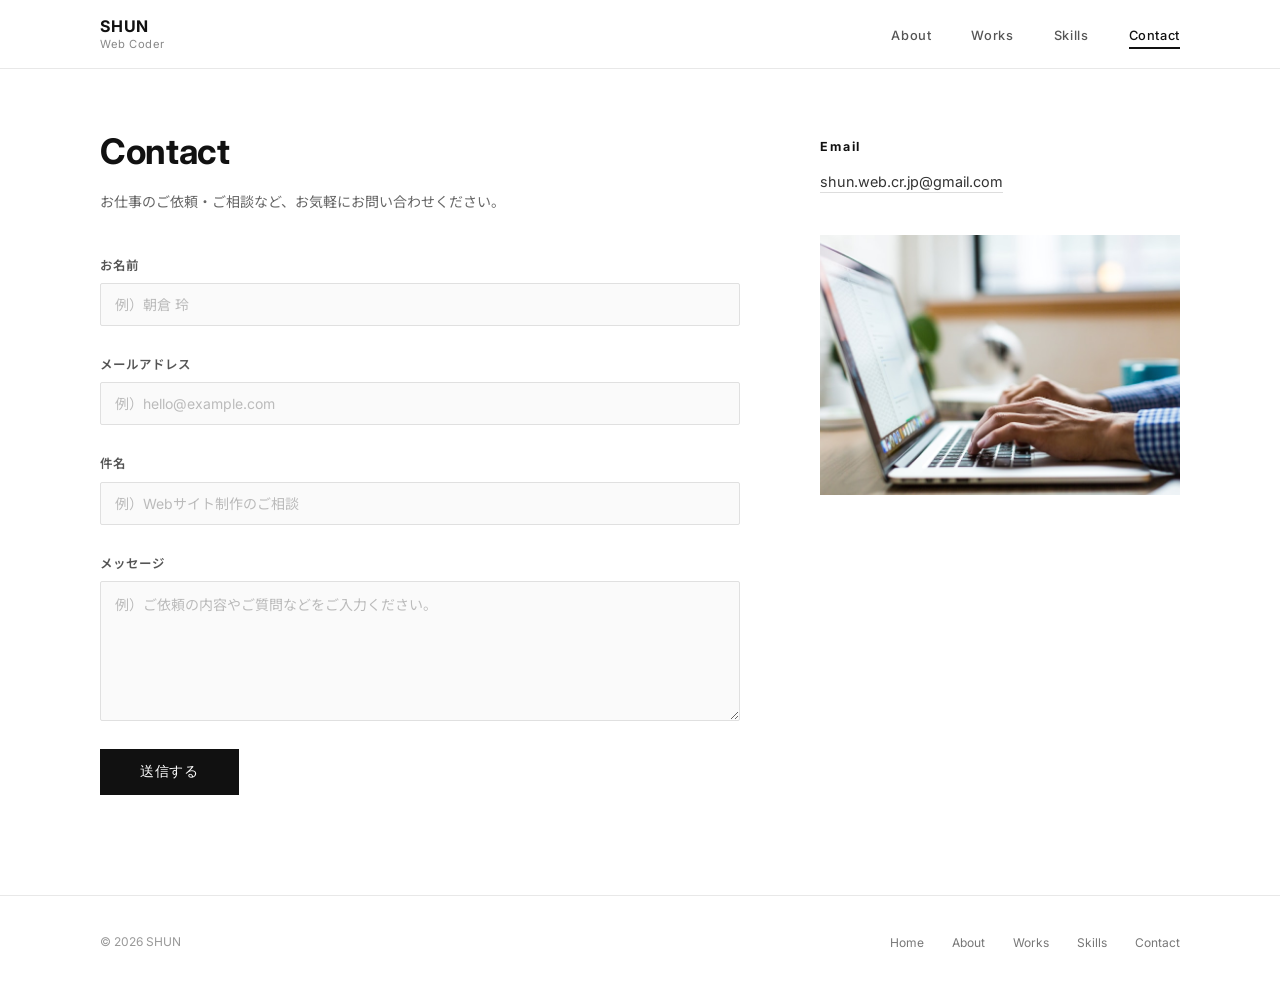
<file: contact.html>
<!DOCTYPE html>
<html lang="ja">
<head>
  <meta charset="UTF-8">
  <meta name="viewport" content="width=device-width, initial-scale=1.0">
  <title>Contact | SHUN</title>
  <link rel="stylesheet" href="css/style.css">
</head>
<body>

  <!-- ナビゲーション -->
  <header>
    <nav>
      <a href="index.html" class="nav-logo">
        <span class="nav-logo-name">SHUN</span>
        <span class="nav-logo-sub">Web Coder</span>
      </a>
      <ul class="nav-links">
        <li><a href="about.html">About</a></li>
        <li><a href="works.html">Works</a></li>
        <li><a href="skills.html">Skills</a></li>
        <li><a href="contact.html" class="active">Contact</a></li>
      </ul>
      <button class="hamburger" id="hamburger" aria-label="メニューを開く">
        <span></span><span></span><span></span>
      </button>
    </nav>
  </header>
  <div class="mobile-nav-overlay" id="mobile-nav-overlay"></div>
  <nav class="mobile-nav" id="mobile-nav">
    <ul>
      <li><a href="about.html">About</a></li>
      <li><a href="works.html">Works</a></li>
      <li><a href="skills.html">Skills</a></li>
      <li><a href="contact.html" class="active">Contact</a></li>
    </ul>
  </nav>

  <!-- Contact -->
  <main class="contact-page">
    <div class="container">
      <div class="contact-grid">

        <!-- フォーム（左） -->
        <div class="contact-main">
          <h1 class="section-title">Contact</h1>
          <p class="section-desc">
            お仕事のご依頼・ご相談など、お気軽にお問い合わせください。
          </p>

          <form class="contact-form" id="contact-form"
                action="https://docs.google.com/forms/d/e/1FAIpQLSd6fbezwNJkI4BU7ueDqAh7XLqdLekrswFtKPvUGt-3AKU8Zg/formResponse"
                method="post" target="hidden-form-iframe">
            <div class="form-row">
              <label for="name">お名前</label>
              <input type="text" id="name" name="entry.1870513889" placeholder="例）朝倉 玲" required>
            </div>
            <div class="form-row">
              <label for="email">メールアドレス</label>
              <input type="email" id="email" name="entry.1831455183" placeholder="例）hello@example.com" required>
            </div>
            <div class="form-row">
              <label for="subject">件名</label>
              <input type="text" id="subject" name="entry.48026086" placeholder="例）Webサイト制作のご相談" required>
            </div>
            <div class="form-row">
              <label for="message">メッセージ</label>
              <textarea id="message" name="entry.64263767" placeholder="例）ご依頼の内容やご質問などをご入力ください。" required></textarea>
            </div>
            <button type="submit" class="btn-dark">送信する</button>
          </form>

          <!-- Googleフォームへ送信するための非表示フレーム（画面遷移を防ぐ） -->
          <iframe name="hidden-form-iframe" class="hidden-form-iframe" title="送信処理"></iframe>

          <!-- 送信完了メッセージ -->
          <p class="form-thanks" id="form-thanks">
            送信しました。ありがとうございます。<br>
            2〜3営業日以内にご返信いたします。
          </p>
        </div>

        <!-- サイド（右） -->
        <div class="contact-side">

          <!-- Email -->
          <div class="contact-email">
            <h3>Email</h3>
            <a href="mailto:shun.web.cr.jp@gmail.com">shun.web.cr.jp@gmail.com</a>
          </div>

          <!-- 装飾画像 -->
          <div class="contact-side-image">
            <img src="images/contact-side.jpg" alt="">
          </div>

        </div>
      </div>
    </div>
  </main>

  <!-- フッター -->
  <footer>
    <div class="footer-inner">
      <p class="footer-copy">&copy; 2026 SHUN</p>
      <ul class="footer-links">
        <li><a href="index.html">Home</a></li>
        <li><a href="about.html">About</a></li>
        <li><a href="works.html">Works</a></li>
        <li><a href="skills.html">Skills</a></li>
        <li><a href="contact.html">Contact</a></li>
      </ul>
    </div>
  </footer>

  <script src="js/main.js"></script>
</body>
</html>
</file>
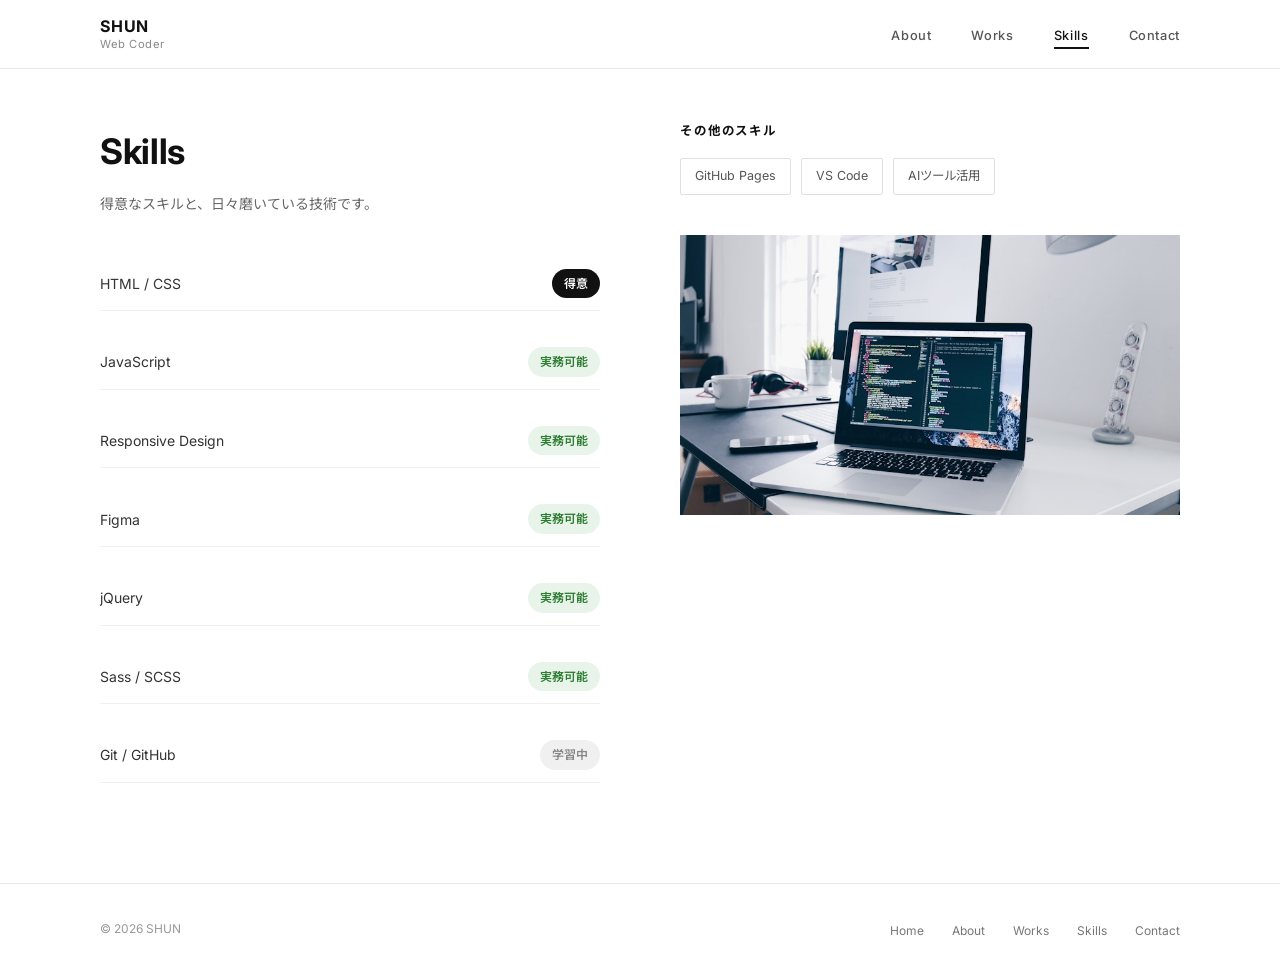
<file: skills.html>
<!DOCTYPE html>
<html lang="ja">
<head>
  <meta charset="UTF-8">
  <meta name="viewport" content="width=device-width, initial-scale=1.0">
  <title>Skills | SHUN</title>
  <link rel="stylesheet" href="css/style.css">
</head>
<body>

  <!-- ナビゲーション -->
  <header>
    <nav>
      <a href="index.html" class="nav-logo">
        <span class="nav-logo-name">SHUN</span>
        <span class="nav-logo-sub">Web Coder</span>
      </a>
      <ul class="nav-links">
        <li><a href="about.html">About</a></li>
        <li><a href="works.html">Works</a></li>
        <li><a href="skills.html" class="active">Skills</a></li>
        <li><a href="contact.html">Contact</a></li>
      </ul>
      <button class="hamburger" id="hamburger" aria-label="メニューを開く">
        <span></span><span></span><span></span>
      </button>
    </nav>
  </header>
  <div class="mobile-nav-overlay" id="mobile-nav-overlay"></div>
  <nav class="mobile-nav" id="mobile-nav">
    <ul>
      <li><a href="about.html">About</a></li>
      <li><a href="works.html">Works</a></li>
      <li><a href="skills.html" class="active">Skills</a></li>
      <li><a href="contact.html">Contact</a></li>
    </ul>
  </nav>

  <!-- Skills -->
  <main class="skills-page">
    <div class="container">
      <div class="skills-grid">

        <!-- スキル一覧（左） -->
        <div class="skills-main">
          <h1 class="section-title">Skills</h1>
          <p class="section-desc">得意なスキルと、日々磨いている技術です。</p>

          <ul class="skill-list">
            <li class="skill-row">
              <span class="skill-name">HTML / CSS</span>
              <span class="level-badge level-expert">得意</span>
            </li>
            <li class="skill-row">
              <span class="skill-name">JavaScript</span>
              <span class="level-badge level-mid">実務可能</span>
            </li>
            <li class="skill-row">
              <span class="skill-name">Responsive Design</span>
              <span class="level-badge level-mid">実務可能</span>
            </li>
            <li class="skill-row">
              <span class="skill-name">Figma</span>
              <span class="level-badge level-mid">実務可能</span>
            </li>
            <li class="skill-row">
              <span class="skill-name">jQuery</span>
              <span class="level-badge level-mid">実務可能</span>
            </li>
            <li class="skill-row">
              <span class="skill-name">Sass / SCSS</span>
              <span class="level-badge level-mid">実務可能</span>
            </li>
            <li class="skill-row">
              <span class="skill-name">Git / GitHub</span>
              <span class="level-badge level-learning">学習中</span>
            </li>
          </ul>
        </div>

        <!-- その他スキル＋写真（右） -->
        <div class="skills-side">
          <h3>その他のスキル</h3>
          <div class="skill-tags">
            <span class="skill-tag">GitHub Pages</span>
            <span class="skill-tag">VS Code</span>
            <span class="skill-tag">AIツール活用</span>
          </div>

          <div class="skills-side-image">
            <img src="images/skills-bg.jpg" alt="作業風景">
          </div>
        </div>

      </div>
    </div>
  </main>

  <!-- フッター -->
  <footer>
    <div class="footer-inner">
      <p class="footer-copy">&copy; 2026 SHUN</p>
      <ul class="footer-links">
        <li><a href="index.html">Home</a></li>
        <li><a href="about.html">About</a></li>
        <li><a href="works.html">Works</a></li>
        <li><a href="skills.html">Skills</a></li>
        <li><a href="contact.html">Contact</a></li>
      </ul>
    </div>
  </footer>

  <script src="js/main.js"></script>
</body>
</html>
</file>
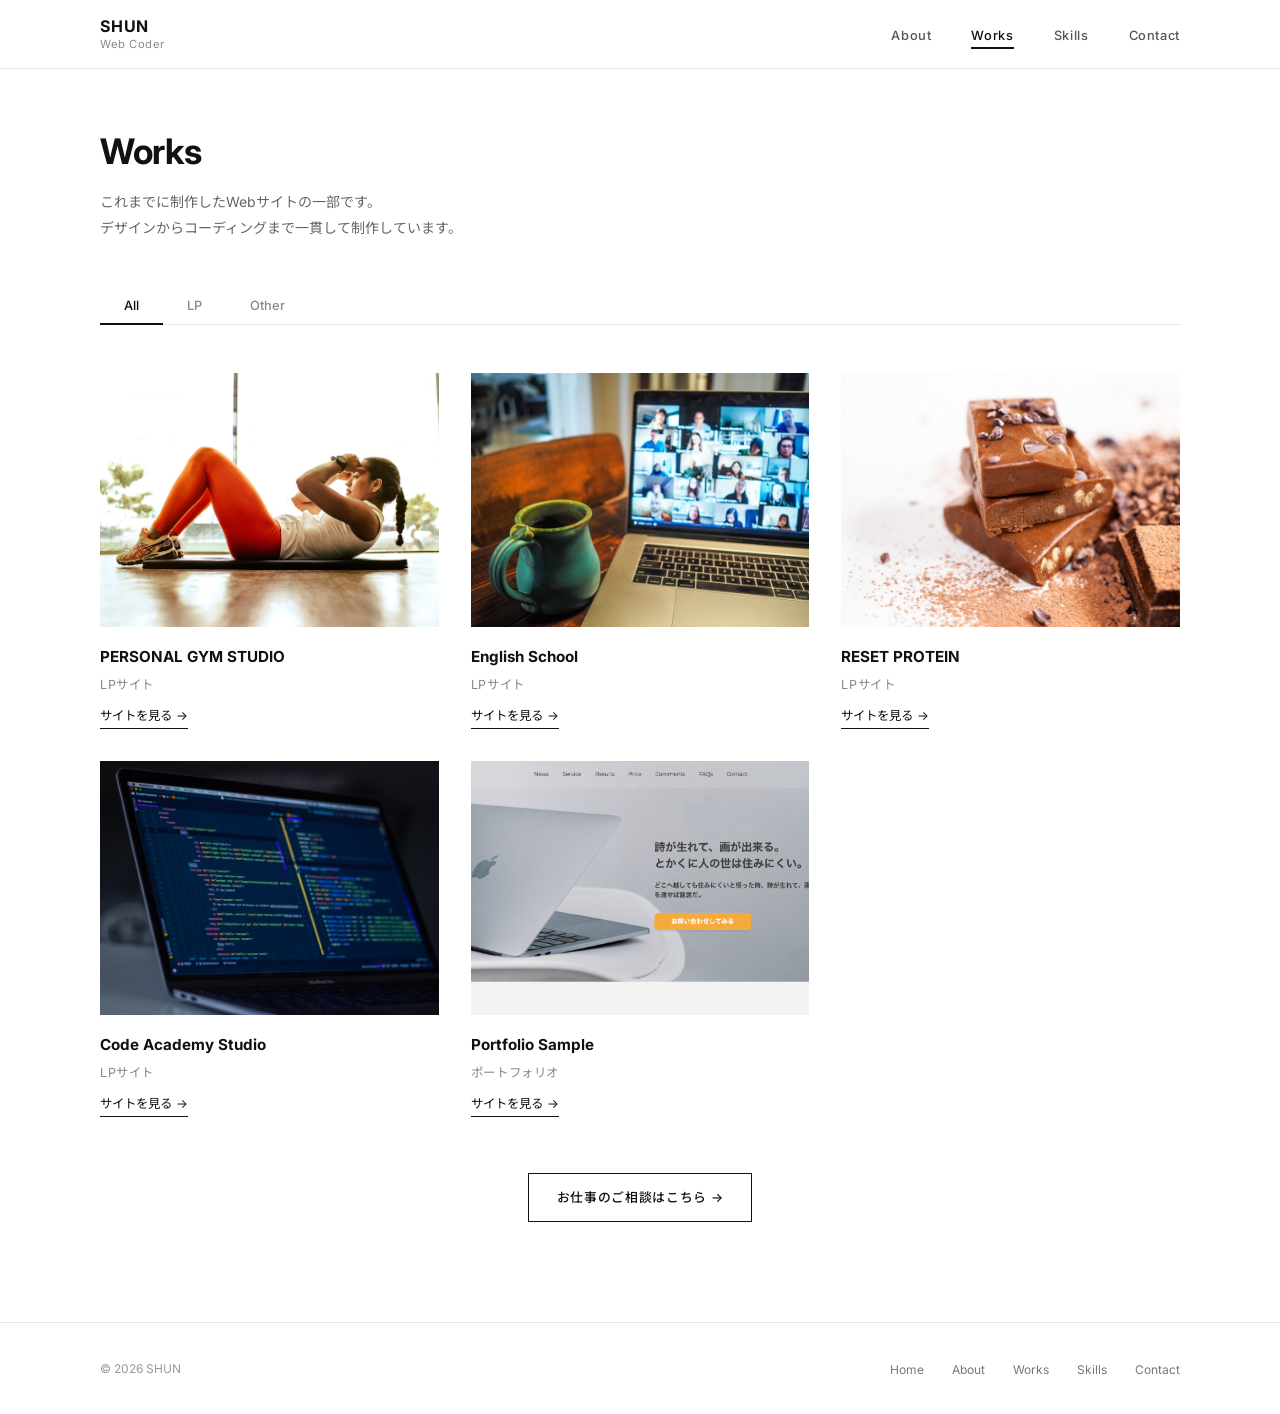
<file: works.html>
<!DOCTYPE html>
<html lang="ja">
<head>
  <meta charset="UTF-8">
  <meta name="viewport" content="width=device-width, initial-scale=1.0">
  <title>Works | SHUN</title>
  <link rel="stylesheet" href="css/style.css">
</head>
<body>

  <!-- ナビゲーション -->
  <header>
    <nav>
      <a href="index.html" class="nav-logo">
        <span class="nav-logo-name">SHUN</span>
        <span class="nav-logo-sub">Web Coder</span>
      </a>
      <ul class="nav-links">
        <li><a href="about.html">About</a></li>
        <li><a href="works.html" class="active">Works</a></li>
        <li><a href="skills.html">Skills</a></li>
        <li><a href="contact.html">Contact</a></li>
      </ul>
      <button class="hamburger" id="hamburger" aria-label="メニューを開く">
        <span></span><span></span><span></span>
      </button>
    </nav>
  </header>
  <div class="mobile-nav-overlay" id="mobile-nav-overlay"></div>
  <nav class="mobile-nav" id="mobile-nav">
    <ul>
      <li><a href="about.html">About</a></li>
      <li><a href="works.html" class="active">Works</a></li>
      <li><a href="skills.html">Skills</a></li>
      <li><a href="contact.html">Contact</a></li>
    </ul>
  </nav>

  <!-- Works -->
  <main class="works-page">
    <div class="container">
      <h1 class="section-title">Works</h1>
      <p class="section-desc">これまでに制作したWebサイトの一部です。<br>デザインからコーディングまで一貫して制作しています。</p>

      <!-- フィルタータブ -->
      <div class="works-filter">
        <button class="filter-btn active" data-filter="all">All</button>
        <button class="filter-btn" data-filter="lp">LP</button>
        <button class="filter-btn" data-filter="other">Other</button>
      </div>

      <!-- 作品グリッド -->
      <div class="works-grid" id="works-grid">

<div class="work-item" data-category="lp">
          <div class="work-thumb">
            <a href="LP_sample_1/index.html" target="_blank" rel="noopener">
              <img src="images/work10.jpg" alt="PERSONAL GYM STUDIO">
            </a>
          </div>
          <div class="work-info">
            <h3>PERSONAL GYM STUDIO</h3>
            <p>LPサイト</p>
            <a href="LP_sample_1/index.html" target="_blank" rel="noopener" class="work-link">サイトを見る →</a>
          </div>
        </div>

        <div class="work-item" data-category="lp">
          <div class="work-thumb">
            <a href="LP_sample_2/index.html" target="_blank" rel="noopener">
              <img src="images/work11.jpg" alt="English School">
            </a>
          </div>
          <div class="work-info">
            <h3>English School</h3>
            <p>LPサイト</p>
            <a href="LP_sample_2/index.html" target="_blank" rel="noopener" class="work-link">サイトを見る →</a>
          </div>
        </div>

        <div class="work-item" data-category="lp">
          <div class="work-thumb">
            <a href="LP_sample_3/index.html" target="_blank" rel="noopener">
              <img src="images/work12.jpg" alt="RESET PROTEIN">
            </a>
          </div>
          <div class="work-info">
            <h3>RESET PROTEIN</h3>
            <p>LPサイト</p>
            <a href="LP_sample_3/index.html" target="_blank" rel="noopener" class="work-link">サイトを見る →</a>
          </div>
        </div>

        <div class="work-item" data-category="lp">
          <div class="work-thumb">
            <a href="LP_sample_4/index.html" target="_blank" rel="noopener">
              <img src="images/work13.jpg" alt="Code Academy Studio">
            </a>
          </div>
          <div class="work-info">
            <h3>Code Academy Studio</h3>
            <p>LPサイト</p>
            <a href="LP_sample_4/index.html" target="_blank" rel="noopener" class="work-link">サイトを見る →</a>
          </div>
        </div>

        <div class="work-item" data-category="other">
          <div class="work-thumb">
            <a href="work_1/index.html" target="_blank" rel="noopener">
              <img src="images/work14.png" alt="Portfolio Sample">
            </a>
          </div>
          <div class="work-info">
            <h3>Portfolio Sample</h3>
            <p>ポートフォリオ</p>
            <a href="work_1/index.html" target="_blank" rel="noopener" class="work-link">サイトを見る →</a>
          </div>
        </div>

      </div>

      <div class="works-more">
        <a href="contact.html" class="btn">お仕事のご相談はこちら &rarr;</a>
      </div>
    </div>
  </main>

  <!-- フッター -->
  <footer>
    <div class="footer-inner">
      <p class="footer-copy">&copy; 2026 SHUN</p>
      <ul class="footer-links">
        <li><a href="index.html">Home</a></li>
        <li><a href="about.html">About</a></li>
        <li><a href="works.html">Works</a></li>
        <li><a href="skills.html">Skills</a></li>
        <li><a href="contact.html">Contact</a></li>
      </ul>
    </div>
  </footer>

  <script src="js/main.js"></script>
</body>
</html>
</file>
<file: css/style.css>
/* ========================================
   Google Fonts
======================================== */
@import url('https://fonts.googleapis.com/css2?family=Inter:wght@400;500;600;700&family=Noto+Sans+JP:wght@400;500;700&display=swap');

/* ========================================
   Reset & Base
======================================== */
*, *::before, *::after {
  margin: 0;
  padding: 0;
  box-sizing: border-box;
}

html {
  scroll-behavior: smooth;
}

body {
  font-family: 'Inter', 'Noto Sans JP', sans-serif;
  background-color: #fff;
  color: #111;
  line-height: 1.8;
  font-size: 15px;
}

img {
  max-width: 100%;
  height: auto;
  display: block;
}

a {
  color: inherit;
  text-decoration: none;
}

ul { list-style: none; }

/* ========================================
   共通レイアウト
======================================== */
.container {
  max-width: 1160px;
  margin: 0 auto;
  padding: 0 40px;
}

.section-heading {
  font-size: 0.7rem;
  font-weight: 700;
  letter-spacing: 0.2em;
  color: #111;
  margin-bottom: 12px;
}

.section-title {
  font-size: 2.2rem;
  font-weight: 700;
  letter-spacing: -0.01em;
  margin-bottom: 12px;
}

.section-desc {
  font-size: 0.875rem;
  color: #666;
  margin-bottom: 48px;
}

/* ========================================
   ボタン
======================================== */
.btn {
  display: inline-flex;
  align-items: center;
  gap: 8px;
  padding: 12px 28px;
  border: 1px solid #111;
  color: #111;
  font-size: 0.8rem;
  font-weight: 500;
  letter-spacing: 0.05em;
  transition: background-color 0.25s, color 0.25s;
  cursor: pointer;
  background: transparent;
  font-family: inherit;
}

.btn:hover {
  background-color: #111;
  color: #fff;
}

.btn-dark {
  background-color: #111;
  color: #fff;
}

.btn-dark:hover {
  background-color: #333;
  color: #fff;
}

.btn-link {
  display: inline-flex;
  align-items: center;
  gap: 6px;
  font-size: 0.875rem;
  font-weight: 500;
  border-bottom: 1px solid #111;
  padding-bottom: 2px;
  transition: opacity 0.2s;
}

.btn-link:hover { opacity: 0.6; }

/* ========================================
   ナビゲーション
======================================== */
header {
  position: fixed;
  top: 0;
  left: 0;
  width: 100%;
  z-index: 100;
  background-color: #fff;
  border-bottom: 1px solid #e8e8e8;
}

nav {
  display: flex;
  justify-content: space-between;
  align-items: center;
  height: 68px;
  max-width: 1160px;
  margin: 0 auto;
  padding: 0 40px;
}

.nav-logo {
  display: flex;
  flex-direction: column;
  line-height: 1.3;
}

.nav-logo-name {
  font-size: 1rem;
  font-weight: 700;
  letter-spacing: 0.05em;
}

.nav-logo-sub {
  font-size: 0.7rem;
  color: #888;
  letter-spacing: 0.05em;
}

.nav-links {
  display: flex;
  gap: 40px;
}

.nav-links a {
  font-size: 0.8rem;
  font-weight: 500;
  letter-spacing: 0.05em;
  color: #555;
  padding-bottom: 4px;
  border-bottom: 2px solid transparent;
  transition: color 0.2s, border-color 0.2s;
}

.nav-links a:hover,
.nav-links a.active {
  color: #111;
  border-bottom-color: #111;
}

/* ========================================
   フッター
======================================== */
footer {
  border-top: 1px solid #e8e8e8;
  padding: 32px 0;
}

.footer-inner {
  display: flex;
  justify-content: space-between;
  align-items: center;
  max-width: 1160px;
  margin: 0 auto;
  padding: 0 40px;
}

.footer-copy {
  font-size: 0.75rem;
  color: #999;
}

.footer-links {
  display: flex;
  gap: 28px;
}

.footer-links a {
  font-size: 0.75rem;
  color: #777;
  transition: color 0.2s;
}

.footer-links a:hover { color: #111; }

/* ========================================
   Home - Hero
======================================== */
.hero {
  padding-top: 68px;
  display: grid;
  grid-template-columns: 1fr 1fr;
  min-height: 100vh;
}

.hero-content {
  display: flex;
  flex-direction: column;
  justify-content: center;
  padding: 80px 60px 80px 80px;
  width: 100%;
}

.hero-title {
  font-size: clamp(2rem, 3.5vw, 3rem);
  font-weight: 700;
  line-height: 1.25;
  letter-spacing: -0.02em;
  margin-bottom: 24px;
}

.hero-desc {
  font-size: 0.9rem;
  color: #555;
  line-height: 1.9;
  margin-bottom: 40px;
}

.hero-image {
  background-color: #f0f0f0;
  overflow: hidden;
}

.hero-image img {
  width: 100%;
  height: 100%;
  object-fit: cover;
}

/* Home - About Preview */
.home-about {
  padding: 100px 0;
  border-top: 1px solid #e8e8e8;
}

.home-about-inner {
  display: grid;
  grid-template-columns: 1fr 1fr;
  gap: 80px;
  align-items: center;
}

.home-about-text .section-heading {
  margin-bottom: 20px;
}

.home-about-text p {
  font-size: 0.9rem;
  color: #444;
  line-height: 2;
  margin-bottom: 16px;
}

.home-about-text .btn-link {
  margin-top: 8px;
}

.home-about-image img {
  width: 100%;
  height: 340px;
  object-fit: cover;
  background-color: #e8e8e8;
}

/* ========================================
   About
======================================== */
.about-page {
  padding: 120px 0 100px;
}

.about-grid {
  display: grid;
  grid-template-columns: 1fr 380px;
  gap: 80px;
  align-items: start;
}

.about-main .section-title {
  margin-bottom: 20px;
}

.about-intro {
  font-size: 0.9rem;
  color: #444;
  line-height: 2;
  margin-bottom: 48px;
}

/* 経歴 */
.about-career h3 {
  font-size: 0.8rem;
  font-weight: 700;
  letter-spacing: 0.15em;
  margin-bottom: 20px;
  color: #111;
}

.career-list {
  display: flex;
  flex-direction: column;
  gap: 12px;
  margin-bottom: 48px;
}

.career-item {
  display: grid;
  grid-template-columns: 60px 1fr;
  gap: 20px;
  font-size: 0.875rem;
}

.career-year {
  color: #999;
  font-size: 0.8rem;
  padding-top: 2px;
}

.career-desc { color: #444; }

/* 強み */
.about-strengths h3 {
  font-size: 0.8rem;
  font-weight: 700;
  letter-spacing: 0.15em;
  margin-bottom: 24px;
  color: #111;
}

.strengths-grid {
  display: grid;
  grid-template-columns: repeat(3, 1fr);
  gap: 28px;
  margin-bottom: 48px;
}

.strength-item {
  padding: 24px;
  border: 1px solid #e8e8e8;
}

.strength-icon {
  font-size: 1.4rem;
  margin-bottom: 12px;
}

.strength-item h4 {
  font-size: 0.875rem;
  font-weight: 700;
  margin-bottom: 8px;
}

.strength-item p {
  font-size: 0.8rem;
  color: #666;
  line-height: 1.8;
}

/* Tools */
.about-tools h3 {
  font-size: 0.8rem;
  font-weight: 700;
  letter-spacing: 0.15em;
  margin-bottom: 20px;
  color: #111;
}

.tools-list {
  display: flex;
  flex-wrap: wrap;
  gap: 12px;
}

.tool-tag {
  display: inline-flex;
  align-items: center;
  gap: 6px;
  padding: 6px 14px;
  border: 1px solid #e0e0e0;
  font-size: 0.8rem;
  color: #444;
}

/* About サイド写真 */
.about-side img {
  width: 100%;
  aspect-ratio: 3 / 4;
  object-fit: cover;
  background-color: #e8e8e8;
}

/* ========================================
   Works
======================================== */
.works-page {
  padding: 120px 0 100px;
}

.works-page .section-title {
  margin-bottom: 6px;
}

/* フィルタータブ */
.works-filter {
  display: flex;
  gap: 0;
  margin-bottom: 48px;
  border-bottom: 1px solid #e8e8e8;
}

.filter-btn {
  padding: 10px 24px;
  font-size: 0.8rem;
  font-weight: 500;
  color: #888;
  background: none;
  border: none;
  border-bottom: 2px solid transparent;
  cursor: pointer;
  transition: color 0.2s, border-color 0.2s;
  margin-bottom: -1px;
  font-family: inherit;
}

.filter-btn:hover,
.filter-btn.active {
  color: #111;
  border-bottom-color: #111;
}

/* Works グリッド */
.works-grid {
  display: grid;
  grid-template-columns: repeat(3, 1fr);
  gap: 32px;
  margin-bottom: 56px;
}

.work-item {
  cursor: pointer;
}

.work-item[data-hidden="true"] {
  display: none;
}

.work-thumb {
  position: relative;
  overflow: hidden;
  background-color: #f0f0f0;
  margin-bottom: 16px;
}

.work-thumb img {
  width: 100%;
  aspect-ratio: 4 / 3;
  object-fit: cover;
  transition: transform 0.4s ease;
}

.work-item:hover .work-thumb img {
  transform: scale(1.04);
}

.work-info h3 {
  font-size: 0.95rem;
  font-weight: 700;
  margin-bottom: 4px;
}

.work-info p {
  font-size: 0.78rem;
  color: #888;
  letter-spacing: 0.05em;
}

.work-link {
  display: inline-block;
  margin-top: 8px;
  font-size: 0.78rem;
  color: #111;
  border-bottom: 1px solid #111;
  padding-bottom: 1px;
  transition: opacity 0.2s;
}

.work-link:hover { opacity: 0.5; }

.works-more {
  text-align: center;
}

/* ========================================
   Skills
======================================== */
.skills-page {
  padding: 120px 0 100px;
}

.skills-grid {
  display: grid;
  grid-template-columns: 1fr 1fr;
  gap: 80px;
  align-items: start;
}

/* スキルバー */
.skills-main .section-title { margin-bottom: 8px; }
.skills-main .section-desc { margin-bottom: 40px; }

.skill-list {
  display: flex;
  flex-direction: column;
  gap: 24px;
}

.skill-row {
  display: flex;
  justify-content: space-between;
  align-items: center;
  padding: 12px 0;
  border-bottom: 1px solid #f0f0f0;
}

.skill-name {
  font-size: 0.875rem;
  color: #333;
}

/* レベルバッジ */
.level-badge {
  font-size: 0.75rem;
  font-weight: 600;
  padding: 4px 12px;
  border-radius: 20px;
  white-space: nowrap;
}

.level-expert {
  background-color: #111;
  color: #fff;
}

.level-mid {
  background-color: #e8f4ea;
  color: #2e7d32;
}

.level-learning {
  background-color: #f0f0f0;
  color: #888;
}

/* その他スキル */
.skills-side .section-desc { margin-bottom: 24px; }

.skills-side h3 {
  font-size: 0.78rem;
  font-weight: 700;
  letter-spacing: 0.15em;
  color: #111;
  margin-bottom: 16px;
}

.skill-tags {
  display: flex;
  flex-wrap: wrap;
  gap: 10px;
  margin-bottom: 40px;
}

.skill-tag {
  padding: 6px 14px;
  border: 1px solid #e0e0e0;
  font-size: 0.78rem;
  color: #555;
  border-radius: 2px;
}

.skills-side-image img {
  width: 100%;
  height: 280px;
  object-fit: cover;
  background-color: #e8e8e8;
}

/* ========================================
   Blog
======================================== */
.blog-page {
  padding: 120px 0 100px;
}

.blog-list {
  display: flex;
  flex-direction: column;
  gap: 0;
  margin-bottom: 56px;
}

.blog-item {
  display: grid;
  grid-template-columns: 200px 1fr;
  gap: 32px;
  padding: 36px 0;
  border-bottom: 1px solid #e8e8e8;
  align-items: center;
}

.blog-item:first-child {
  border-top: 1px solid #e8e8e8;
}

.blog-thumb img {
  width: 200px;
  height: 130px;
  object-fit: cover;
  background-color: #e8e8e8;
  transition: opacity 0.3s;
}

.blog-item:hover .blog-thumb img {
  opacity: 0.8;
}

.blog-date {
  font-size: 0.78rem;
  color: #999;
  letter-spacing: 0.05em;
  margin-bottom: 10px;
}

.blog-title {
  font-size: 1.05rem;
  font-weight: 700;
  line-height: 1.5;
  margin-bottom: 10px;
  transition: opacity 0.2s;
}

.blog-item:hover .blog-title {
  opacity: 0.6;
}

.blog-excerpt {
  font-size: 0.85rem;
  color: #666;
  line-height: 1.8;
  margin-bottom: 12px;
}

.blog-cat {
  display: inline-block;
  font-size: 0.72rem;
  letter-spacing: 0.1em;
  color: #888;
  border: 1px solid #ddd;
  padding: 2px 10px;
}

.blog-more {
  text-align: center;
}

/* ========================================
   Contact
======================================== */
.contact-page {
  padding: 120px 0 100px;
}

.contact-grid {
  display: grid;
  grid-template-columns: 1fr 360px;
  gap: 80px;
  align-items: start;
}

/* フォーム */
.contact-main .section-title { margin-bottom: 6px; }
.contact-main .section-desc { margin-bottom: 40px; }

.contact-form {
  display: flex;
  flex-direction: column;
  gap: 28px;
}

.form-row {
  display: flex;
  flex-direction: column;
  gap: 6px;
}

.form-row label {
  font-size: 0.78rem;
  font-weight: 600;
  letter-spacing: 0.08em;
  color: #555;
}

.form-row input,
.form-row textarea {
  width: 100%;
  padding: 12px 14px;
  border: 1px solid #e0e0e0;
  background: #fafafa;
  font-family: inherit;
  font-size: 0.875rem;
  color: #111;
  outline: none;
  transition: border-color 0.25s, background 0.25s;
  border-radius: 2px;
}

.form-row input::placeholder,
.form-row textarea::placeholder {
  color: #bbb;
}

.form-row input:focus,
.form-row textarea:focus {
  border-color: #111;
  background: #fff;
}

.form-row textarea {
  min-height: 140px;
  resize: vertical;
}

.contact-form .btn-dark {
  align-self: flex-start;
  padding: 14px 40px;
  font-size: 0.875rem;
  letter-spacing: 0.05em;
  border: none;
}

/* Googleフォーム送信用の非表示フレーム */
.hidden-form-iframe {
  display: none;
}

/* 送信完了メッセージ（通常は非表示、送信後に表示） */
.form-thanks {
  display: none;
  padding: 32px 24px;
  border: 1px solid #e5e5e5;
  border-radius: 8px;
  background: #fafafa;
  font-size: 0.95rem;
  line-height: 1.9;
  color: #333;
}

.form-thanks.is-visible {
  display: block;
}

/* Contact サイド */
.contact-side {
  padding-top: 16px;
}

.contact-sns {
  margin-bottom: 40px;
}

.contact-sns h3 {
  font-size: 0.78rem;
  font-weight: 700;
  letter-spacing: 0.15em;
  color: #111;
  margin-bottom: 16px;
}

.sns-icons {
  display: flex;
  gap: 16px;
}

.sns-icon {
  width: 40px;
  height: 40px;
  border: 1px solid #e0e0e0;
  display: flex;
  align-items: center;
  justify-content: center;
  font-size: 1rem;
  color: #444;
  transition: background 0.2s, color 0.2s, border-color 0.2s;
}

.sns-icon:hover {
  background: #111;
  color: #fff;
  border-color: #111;
}

.contact-email {
  margin-bottom: 40px;
}

.contact-email h3 {
  font-size: 0.78rem;
  font-weight: 700;
  letter-spacing: 0.15em;
  color: #111;
  margin-bottom: 10px;
}

.contact-email a {
  font-size: 0.9rem;
  color: #333;
  border-bottom: 1px solid #ddd;
  padding-bottom: 2px;
  transition: border-color 0.2s;
}

.contact-email a:hover {
  border-color: #111;
}

.contact-side-image img {
  width: 100%;
  height: 260px;
  object-fit: cover;
  background-color: #e8e8e8;
}

/* ========================================
   レスポンシブ
======================================== */
@media (max-width: 900px) {
  .hero {
    grid-template-columns: 1fr;
  }

  .hero-content {
    margin: 0;
    padding: 100px 24px 60px;
    max-width: 100%;
  }

  .hero-image {
    height: 340px;
  }

  .home-about-inner {
    grid-template-columns: 1fr;
    gap: 48px;
  }

  .about-grid {
    grid-template-columns: 1fr;
  }

  .about-side { order: -1; }
  .about-side img { aspect-ratio: 16 / 9; }

  .strengths-grid {
    grid-template-columns: 1fr;
  }

  .works-grid {
    grid-template-columns: repeat(2, 1fr);
  }

  .skills-grid {
    grid-template-columns: 1fr;
  }

  .contact-grid {
    grid-template-columns: 1fr;
  }

  .skill-row {
    grid-template-columns: 130px 1fr 36px;
  }
}

@media (max-width: 640px) {
  .container { padding: 0 20px; }
  nav { padding: 0 20px; }
  .nav-links { display: none; }
  .footer-inner { flex-direction: column; gap: 16px; text-align: center; }
  .footer-links { flex-wrap: wrap; justify-content: center; gap: 16px; }
  .works-grid { grid-template-columns: 1fr; }
  .blog-item { grid-template-columns: 1fr; }
  .blog-thumb img { width: 100%; height: 200px; }
  .section-title { font-size: 1.8rem; }
}

/* ========================================
   ハンバーガーメニュー
======================================== */
.hamburger {
  display: none;
  flex-direction: column;
  justify-content: center;
  gap: 5px;
  width: 36px;
  height: 36px;
  background: none;
  border: none;
  cursor: pointer;
  padding: 4px;
  z-index: 200;
}

.hamburger span {
  display: block;
  width: 100%;
  height: 2px;
  background-color: #111;
  transition: transform 0.3s, opacity 0.3s;
  transform-origin: center;
}

/* × に変化 */
.hamburger.is-open span:nth-child(1) {
  transform: translateY(7px) rotate(45deg);
}
.hamburger.is-open span:nth-child(2) {
  opacity: 0;
}
.hamburger.is-open span:nth-child(3) {
  transform: translateY(-7px) rotate(-45deg);
}

/* モバイルメニュー（右から出るドロワー） */
.mobile-nav-overlay {
  display: none;
  position: fixed;
  inset: 0;
  z-index: 98;
  background: transparent;
  pointer-events: none;
}

.mobile-nav-overlay.is-open {
  pointer-events: auto;
}

.mobile-nav {
  display: none;
  position: fixed;
  top: 0;
  left: 10%;
  width: 90%;
  height: 100%;
  background-color: #fdfbee;
  z-index: 99;
  padding: 100px 32px 40px;
  transform: translateX(100%);
  transition: transform 0.35s ease;
  pointer-events: none;
  overflow-y: auto;
  box-shadow: -4px 0 24px rgba(0, 0, 0, 0.08);
}

.mobile-nav.is-open {
  transform: translateX(0);
  pointer-events: auto;
}

.mobile-nav ul {
  display: flex;
  flex-direction: column;
}

.mobile-nav a {
  display: block;
  padding: 18px 0;
  font-size: 1.1rem;
  font-weight: 600;
  color: #333;
  letter-spacing: 0.08em;
  border-bottom: 1px solid #ede9d0;
  transition: color 0.2s;
}

.mobile-nav a:last-child {
  border-bottom: none;
}

.mobile-nav a:hover,
.mobile-nav a.active {
  color: #111;
}

/* スクロール禁止 */
body.menu-open {
  overflow: hidden;
}

@media (max-width: 640px) {
  .hamburger {
    display: flex;
  }
  .mobile-nav {
    display: block;
  }
  .mobile-nav-overlay {
    display: block;
  }
}
</file>
<file: LP_sample_2/css/style.css>
@import url('https://fonts.googleapis.com/css2?family=Noto+Sans+JP:wght@400;500;700;900&display=swap');

*, *::before, *::after { margin: 0; padding: 0; box-sizing: border-box; }
html { scroll-behavior: smooth; }
body { font-family: 'Noto Sans JP', sans-serif; color: #222; font-size: 15px; line-height: 1.8; background: #fff; }
img { max-width: 100%; display: block; }
a { text-decoration: none; color: inherit; }
ul { list-style: none; }

:root {
  --orange: #F5821E;
  --orange-dark: #d96a0a;
  --blue: #1A4FA8;
  --blue-dark: #133a7d;
  --gray-bg: #f4f6fb;
}

.container { max-width: 780px; margin: 0 auto; padding: 0 20px; }
.section { padding: 56px 0; }
.section-title { text-align: center; font-size: 1.35rem; font-weight: 700; margin-bottom: 32px; }
.accent { color: var(--orange); }

.btn-orange {
  display: inline-flex; align-items: center; justify-content: center; gap: 8px;
  background: var(--orange); color: #fff; font-weight: 700; font-size: 1rem;
  padding: 16px 28px; border-radius: 6px; border: none; cursor: pointer;
  transition: background 0.2s; width: 100%; max-width: 420px;
}
.btn-orange:hover { background: var(--orange-dark); }

/* Header */
.header { position: fixed; top: 0; left: 0; width: 100%; z-index: 100; background: #fff; box-shadow: 0 2px 8px rgba(0,0,0,0.08); }
.header-inner { display: flex; justify-content: space-between; align-items: center; height: 60px; max-width: 780px; margin: 0 auto; padding: 0 20px; }
.logo { display: flex; align-items: center; gap: 8px; font-size: 1.1rem; font-weight: 700; color: var(--blue); }
.logo-icon { font-size: 1.4rem; }
.header-btn { background: var(--orange); color: #fff; font-size: 0.8rem; font-weight: 700; padding: 10px 16px; border-radius: 6px; transition: background 0.2s; white-space: nowrap; }
.header-btn:hover { background: var(--orange-dark); }

/* Hero */
.hero { margin-top: 60px; background: linear-gradient(160deg, #e8f0fb 0%, #f0f6ff 60%, #fff 100%); padding: 40px 20px 0; min-height: 480px; position: relative; overflow: hidden; }
.hero-inner { max-width: 780px; margin: 0 auto; display: grid; grid-template-columns: 1fr 1fr; gap: 20px; align-items: flex-end; }
.hero-content { padding-bottom: 40px; }
.hero-sub { font-size: 0.8rem; color: #555; margin-bottom: 8px; }
.hero-title { font-size: 2.2rem; font-weight: 900; color: #111; line-height: 1.3; margin-bottom: 10px; }
.hero-lead { font-size: 0.9rem; color: #444; margin-bottom: 28px; }
.hero-stats { display: flex; gap: 12px; margin-bottom: 28px; flex-wrap: wrap; }
.stat-badge { background: var(--blue); color: #fff; border-radius: 50%; width: 80px; height: 80px; display: flex; flex-direction: column; align-items: center; justify-content: center; text-align: center; }
.stat-badge .num { font-size: 1.4rem; font-weight: 900; line-height: 1; }
.stat-badge .label { font-size: 0.55rem; line-height: 1.3; margin-top: 2px; }
.hero-image img { width: 100%; height: 340px; object-fit: cover; object-position: top; border-radius: 8px 8px 0 0; }
.hero-cta { padding: 20px; background: #fff; }
.hero-cta .btn-orange { max-width: 100%; font-size: 1.05rem; border-radius: 6px; box-shadow: 0 4px 16px rgba(245,130,30,0.35); }

/* Pain */
.pain { background: #fff; border-top: 1px solid #eee; }
.pain-title { text-align: center; font-size: 1.1rem; font-weight: 700; margin-bottom: 24px; }
.pain-list { display: grid; grid-template-columns: 1fr 1fr; gap: 12px 24px; }
.pain-item { display: flex; align-items: flex-start; gap: 8px; font-size: 0.875rem; }
.pain-check { color: var(--blue); font-weight: 700; flex-shrink: 0; margin-top: 3px; }

/* Points */
.points { background: var(--gray-bg); }
.point-list { display: flex; flex-direction: column; gap: 20px; }
.point-item { display: flex; align-items: flex-start; gap: 16px; background: #fff; padding: 20px; border-radius: 8px; box-shadow: 0 2px 8px rgba(0,0,0,0.05); }
.point-icon { width: 52px; height: 52px; background: var(--gray-bg); border-radius: 50%; display: flex; align-items: center; justify-content: center; font-size: 1.4rem; flex-shrink: 0; }
.point-item h3 { font-size: 0.95rem; font-weight: 700; margin-bottom: 4px; }
.point-item p { font-size: 0.85rem; color: #555; }

/* Testimonials */
.testimonials { background: #fff; }
.testimonial-cards { display: flex; flex-direction: column; gap: 16px; }
.testimonial-card { border: 1px solid #e0e8f5; border-radius: 8px; padding: 18px; }
.testimonial-header { display: flex; align-items: center; gap: 12px; margin-bottom: 12px; }
.testimonial-avatar { width: 52px; height: 52px; border-radius: 50%; object-fit: cover; background: #ddd; flex-shrink: 0; }
.testimonial-meta h4 { font-size: 0.875rem; font-weight: 700; margin-bottom: 2px; color: var(--blue); }
.testimonial-meta span { font-size: 0.75rem; color: #888; }
.testimonial-card p { font-size: 0.85rem; color: #444; line-height: 1.8; }

/* Pricing */
.pricing { background: var(--gray-bg); }
.pricing-box { background: #fff; border-radius: 12px; padding: 28px 24px; box-shadow: 0 2px 12px rgba(0,0,0,0.07); display: flex; align-items: center; gap: 32px; flex-wrap: wrap; }
.pricing-main { flex: 1; min-width: 180px; }
.pricing-label { font-size: 0.8rem; color: #888; margin-bottom: 4px; }
.pricing-value { font-size: 2.2rem; font-weight: 900; color: #111; }
.pricing-unit { font-size: 1rem; }
.pricing-tax { font-size: 0.75rem; color: #888; }
.pricing-features { flex: 1; min-width: 160px; }
.pricing-features li { display: flex; align-items: center; gap: 8px; font-size: 0.875rem; margin-bottom: 6px; }
.pricing-features .chk { color: var(--orange); font-weight: 700; }
.pricing-note { font-size: 0.72rem; color: #aaa; margin-top: 6px; }

/* CTA Section */
.cta-section { background: var(--blue); padding: 48px 20px; text-align: center; }
.cta-section p { color: #c8d8f5; font-size: 0.875rem; margin-bottom: 20px; }
.cta-section .btn-orange { margin: 0 auto; font-size: 1.1rem; padding: 20px 32px; max-width: 420px; box-shadow: 0 4px 16px rgba(0,0,0,0.3); }

/* FAQ */
.faq-list { border-top: 1px solid #e0e0e0; }
.faq-item { border-bottom: 1px solid #e0e0e0; }
.faq-question { width: 100%; display: flex; justify-content: space-between; align-items: center; padding: 18px 4px; background: none; border: none; cursor: pointer; text-align: left; font-family: inherit; font-size: 0.9rem; font-weight: 500; color: #222; gap: 12px; }
.faq-question .q-label { color: var(--blue); font-weight: 700; flex-shrink: 0; }
.faq-question .q-text { flex: 1; }
.faq-icon { width: 26px; height: 26px; border: 1px solid #ccc; border-radius: 50%; display: flex; align-items: center; justify-content: center; font-size: 1rem; color: #888; flex-shrink: 0; transition: transform 0.3s, background 0.3s, color 0.3s; }
.faq-item.is-open .faq-icon { transform: rotate(45deg); background: var(--orange); color: #fff; border-color: var(--orange); }
.faq-answer { display: none; padding: 0 4px 18px; font-size: 0.875rem; color: #555; line-height: 1.9; }

/* 2列FAQ */
@media (min-width: 640px) {
  .faq-grid { display: grid; grid-template-columns: 1fr 1fr; gap: 0 40px; }
  .testimonial-cards { display: grid; grid-template-columns: repeat(3, 1fr); }
  .hero-title { font-size: 2.6rem; }
}
@media (max-width: 600px) {
  .hero-inner { grid-template-columns: 1fr; }
  .hero-image { display: none; }
  .pain-list { grid-template-columns: 1fr; }
  .pricing-box { flex-direction: column; gap: 16px; }
}

/* Footer */
.footer { background: #111; padding: 24px 20px; text-align: center; }
.footer p { font-size: 0.75rem; color: #777; }

/* Fade in */
.fade-in { opacity: 0; transform: translateY(20px); transition: opacity 0.6s ease, transform 0.6s ease; }
.fade-in.is-visible { opacity: 1; transform: translateY(0); }

/* Fixed CTA */
.fixed-cta { position: fixed; bottom: 0; left: 0; width: 100%; z-index: 99; background: var(--orange); padding: 12px 20px; display: none; }
.fixed-cta a { display: flex; align-items: center; justify-content: center; color: #fff; font-weight: 700; font-size: 0.95rem; gap: 8px; }
</file>
<file: LP_sample_3/css/style.css>
@import url('https://fonts.googleapis.com/css2?family=Noto+Sans+JP:wght@400;500;700;900&display=swap');

*, *::before, *::after { margin: 0; padding: 0; box-sizing: border-box; }
html { scroll-behavior: smooth; }
body { font-family: 'Noto Sans JP', sans-serif; color: #333; font-size: 15px; line-height: 1.8; background: #fff; }
img { max-width: 100%; display: block; }
a { text-decoration: none; color: inherit; }
ul { list-style: none; }

:root {
  --orange: #F5821E;
  --orange-dark: #d96a0a;
  --green: #5BAD6F;
  --green-dark: #458a57;
  --cream: #F7F3EC;
  --cream-dark: #EDE5D8;
}

.container { max-width: 780px; margin: 0 auto; padding: 0 20px; }
.section { padding: 56px 0; }
.section-title { text-align: center; font-size: 1.35rem; font-weight: 700; margin-bottom: 32px; }

.btn-orange {
  display: inline-flex; align-items: center; justify-content: center; gap: 8px;
  background: var(--orange); color: #fff; font-weight: 700; font-size: 1rem;
  padding: 18px 32px; border-radius: 6px; border: none; cursor: pointer;
  transition: background 0.2s; width: 100%; max-width: 420px;
}
.btn-orange:hover { background: var(--orange-dark); }

.btn-green {
  display: inline-flex; align-items: center; justify-content: center; gap: 8px;
  background: var(--green); color: #fff; font-weight: 700; font-size: 1rem;
  padding: 18px 32px; border-radius: 6px; border: none; cursor: pointer;
  transition: background 0.2s; width: 100%; max-width: 420px;
}
.btn-green:hover { background: var(--green-dark); }

/* Header */
.header { position: fixed; top: 0; left: 0; width: 100%; z-index: 100; background: #fff; box-shadow: 0 2px 8px rgba(0,0,0,0.07); }
.header-inner { display: flex; justify-content: space-between; align-items: center; height: 60px; max-width: 780px; margin: 0 auto; padding: 0 20px; }
.logo { display: flex; align-items: center; gap: 8px; font-size: 0.95rem; font-weight: 700; color: var(--green); letter-spacing: 0.05em; }
.logo-icon { font-size: 1.2rem; }
.header-btn { background: var(--orange); color: #fff; font-size: 0.78rem; font-weight: 700; padding: 10px 16px; border-radius: 6px; transition: background 0.2s; white-space: nowrap; }
.header-btn:hover { background: var(--orange-dark); }

/* Hero */
.hero { margin-top: 60px; background: var(--cream); padding: 40px 20px; min-height: 460px; }
.hero-inner { max-width: 780px; margin: 0 auto; display: grid; grid-template-columns: 1fr 1fr; gap: 24px; align-items: center; }
.hero-sub { font-size: 0.8rem; color: #666; margin-bottom: 8px; }
.hero-title { font-size: 2rem; font-weight: 900; color: #111; line-height: 1.35; margin-bottom: 8px; }
.hero-title .accent { color: var(--orange); }
.hero-lead { font-size: 0.875rem; color: #555; margin-bottom: 28px; }
.hero-stats { display: flex; gap: 12px; margin-bottom: 28px; flex-wrap: wrap; }
.stat-circle { width: 80px; height: 80px; border-radius: 50%; border: 2px solid var(--cream-dark); background: #fff; display: flex; flex-direction: column; align-items: center; justify-content: center; text-align: center; }
.stat-circle .num { font-size: 1.1rem; font-weight: 900; color: var(--green); line-height: 1; }
.stat-circle .label { font-size: 0.52rem; color: #666; margin-top: 2px; line-height: 1.3; }
.hero-image img { width: 100%; height: 320px; object-fit: cover; border-radius: 8px; }

/* Pain */
.pain { background: #fff; border-top: 3px solid var(--cream); }
.pain-title { text-align: center; font-size: 1.1rem; font-weight: 700; margin-bottom: 24px; }
.pain-list { display: grid; grid-template-columns: 1fr 1fr; gap: 12px 24px; }
.pain-item { display: flex; align-items: flex-start; gap: 8px; font-size: 0.875rem; }
.pain-check { color: var(--green); font-weight: 700; flex-shrink: 0; margin-top: 3px; }

/* Features */
.features { background: var(--cream); }
.feature-list { display: flex; flex-direction: column; gap: 20px; }
.feature-item { display: grid; grid-template-columns: 140px 1fr; gap: 20px; align-items: center; background: #fff; border-radius: 8px; overflow: hidden; }
.feature-img { height: 110px; object-fit: cover; width: 100%; }
.feature-body { padding: 16px 16px 16px 0; }
.feature-body h3 { font-size: 0.95rem; font-weight: 700; margin-bottom: 6px; }
.feature-body p { font-size: 0.83rem; color: #555; line-height: 1.7; }

/* Testimonials */
.testimonials { background: #fff; }
.testimonial-cards { display: flex; flex-direction: column; gap: 16px; }
.testimonial-card { border: 1px solid var(--cream-dark); border-radius: 8px; padding: 18px; background: #fdfaf7; }
.testimonial-header { display: flex; align-items: center; gap: 12px; margin-bottom: 12px; }
.testimonial-avatar { width: 52px; height: 52px; border-radius: 50%; object-fit: cover; flex-shrink: 0; }
.testimonial-meta h4 { font-size: 0.875rem; font-weight: 700; color: #333; margin-bottom: 2px; }
.testimonial-meta span { font-size: 0.75rem; color: #888; }
.testimonial-card p { font-size: 0.85rem; color: #555; line-height: 1.8; }

/* Pricing */
.pricing-section { background: var(--cream); padding: 48px 20px; }
.pricing-inner { max-width: 780px; margin: 0 auto; }
.pricing-box { background: #fff; border-radius: 12px; padding: 28px 24px; position: relative; }
.off-badge { position: absolute; top: -16px; left: 24px; background: var(--orange); color: #fff; border-radius: 50%; width: 64px; height: 64px; display: flex; flex-direction: column; align-items: center; justify-content: center; font-size: 0.6rem; font-weight: 700; line-height: 1.2; }
.off-badge .off-num { font-size: 1rem; }
.pricing-row { display: flex; align-items: baseline; gap: 16px; flex-wrap: wrap; margin-bottom: 16px; }
.price-before { font-size: 0.9rem; color: #999; text-decoration: line-through; }
.price-before-label { font-size: 0.78rem; color: #999; }
.price-after-label { font-size: 0.9rem; color: var(--orange); font-weight: 700; }
.price-after { font-size: 2.4rem; font-weight: 900; color: var(--orange); }
.price-tax { font-size: 0.78rem; color: #888; }
.pricing-sub { font-size: 0.875rem; color: #555; margin-bottom: 24px; }
.pricing-sub .sub-price { font-size: 1.2rem; font-weight: 700; color: #333; }
.pricing-box .btn-green { margin: 0 auto; }

/* FAQ */
.faq-list { border-top: 1px solid #e0e0e0; }
.faq-item { border-bottom: 1px solid #e0e0e0; }
.faq-question { width: 100%; display: flex; justify-content: space-between; align-items: center; padding: 18px 4px; background: none; border: none; cursor: pointer; text-align: left; font-family: inherit; font-size: 0.9rem; font-weight: 500; color: #333; gap: 12px; }
.faq-question .q-label { color: var(--green); font-weight: 700; flex-shrink: 0; }
.faq-question .q-text { flex: 1; }
.faq-icon { width: 26px; height: 26px; border: 1px solid #ccc; border-radius: 50%; display: flex; align-items: center; justify-content: center; font-size: 1rem; color: #888; flex-shrink: 0; transition: transform 0.3s, background 0.3s, color 0.3s; }
.faq-item.is-open .faq-icon { transform: rotate(45deg); background: var(--green); color: #fff; border-color: var(--green); }
.faq-answer { display: none; padding: 0 4px 18px; font-size: 0.875rem; color: #555; line-height: 1.9; }

/* Footer */
.footer { background: #333; padding: 24px 20px; text-align: center; }
.footer p { font-size: 0.75rem; color: #888; }

/* Fade */
.fade-in { opacity: 0; transform: translateY(20px); transition: opacity 0.6s ease, transform 0.6s ease; }
.fade-in.is-visible { opacity: 1; transform: translateY(0); }

/* Fixed CTA */
.fixed-cta { position: fixed; bottom: 0; left: 0; width: 100%; z-index: 99; background: var(--orange); padding: 12px 20px; display: none; }
.fixed-cta a { display: flex; align-items: center; justify-content: center; color: #fff; font-weight: 700; font-size: 0.95rem; gap: 8px; }

@media (min-width: 640px) {
  .testimonial-cards { display: grid; grid-template-columns: repeat(3, 1fr); }
}
@media (max-width: 600px) {
  .hero-inner { grid-template-columns: 1fr; }
  .hero-image { display: none; }
  .pain-list { grid-template-columns: 1fr; }
  .feature-item { grid-template-columns: 1fr; }
  .feature-img { height: 180px; }
  .feature-body { padding: 16px; }
}
</file>
<file: LP_sample_4/css/style.css>
@import url('https://fonts.googleapis.com/css2?family=Noto+Sans+JP:wght@400;500;700;900&display=swap');

*, *::before, *::after { margin: 0; padding: 0; box-sizing: border-box; }
html { scroll-behavior: smooth; }
body { font-family: 'Noto Sans JP', sans-serif; color: #222; font-size: 15px; line-height: 1.8; background: #fff; }
img { max-width: 100%; display: block; }
a { text-decoration: none; color: inherit; }
ul { list-style: none; }

:root {
  --green: #3AC576;
  --green-dark: #2a9e5e;
  --navy: #1A2A4A;
  --navy-light: #243558;
  --gray-bg: #f4f6f9;
}

.container { max-width: 780px; margin: 0 auto; padding: 0 20px; }
.section { padding: 56px 0; }
.section-title { text-align: center; font-size: 1.35rem; font-weight: 700; margin-bottom: 32px; }
.accent { color: var(--green); }

.btn-green {
  display: inline-flex; align-items: center; justify-content: center; gap: 8px;
  background: var(--green); color: #fff; font-weight: 700; font-size: 1rem;
  padding: 18px 32px; border-radius: 6px; border: none; cursor: pointer;
  transition: background 0.2s; width: 100%; max-width: 420px;
}
.btn-green:hover { background: var(--green-dark); }

/* Header */
.header { position: fixed; top: 0; left: 0; width: 100%; z-index: 100; background: #fff; box-shadow: 0 2px 8px rgba(0,0,0,0.08); }
.header-inner { display: flex; justify-content: space-between; align-items: center; height: 60px; max-width: 780px; margin: 0 auto; padding: 0 20px; }
.logo { display: flex; align-items: center; gap: 8px; font-size: 1.05rem; font-weight: 700; color: var(--navy); }
.logo-icon { color: var(--green); font-size: 1.1rem; font-weight: 900; font-family: monospace; }
.header-btn { background: var(--green); color: #fff; font-size: 0.78rem; font-weight: 700; padding: 10px 16px; border-radius: 20px; transition: background 0.2s; white-space: nowrap; }
.header-btn:hover { background: var(--green-dark); }

/* Hero */
.hero { margin-top: 60px; background: var(--navy); padding: 48px 20px 0; min-height: 480px; position: relative; overflow: hidden; }
.hero-bg { position: absolute; inset: 0; z-index: 0; }
.hero-bg img { width: 100%; height: 100%; object-fit: cover; opacity: 0.35; }
.hero-content { position: relative; z-index: 1; max-width: 780px; margin: 0 auto; }
.hero-sub { font-size: 0.8rem; color: #aac; margin-bottom: 8px; }
.hero-title { font-size: 2.2rem; font-weight: 900; color: #fff; line-height: 1.3; margin-bottom: 8px; }
.hero-lead { font-size: 0.875rem; color: #99b; margin-bottom: 28px; }
.hero-stats { display: flex; gap: 12px; margin-bottom: 32px; flex-wrap: wrap; }
.stat-box { background: rgba(255,255,255,0.95); border-radius: 6px; padding: 12px 16px; text-align: center; min-width: 80px; }
.stat-box .num { font-size: 1.6rem; font-weight: 900; color: var(--navy); line-height: 1; }
.stat-box .unit { font-size: 0.85rem; color: var(--navy); font-weight: 700; }
.stat-box .label { font-size: 0.65rem; color: #666; margin-top: 2px; display: block; }
.hero-cta { padding-bottom: 48px; }
.hero-cta .btn-green { max-width: 100%; font-size: 1.05rem; border-radius: 6px; box-shadow: 0 4px 16px rgba(58,197,118,0.4); }

/* Pain */
.pain { background: var(--gray-bg); }
.pain-title { text-align: center; font-size: 1.1rem; font-weight: 700; margin-bottom: 24px; color: var(--navy); }
.pain-list { display: grid; grid-template-columns: 1fr 1fr; gap: 12px 24px; }
.pain-item { display: flex; align-items: flex-start; gap: 8px; font-size: 0.875rem; }
.pain-check { color: var(--green); font-weight: 700; flex-shrink: 0; margin-top: 3px; }

/* Reasons */
.reasons { background: #fff; }
.reason-cards { display: grid; grid-template-columns: repeat(3, 1fr); gap: 16px; }
.reason-card { text-align: center; padding: 24px 16px; border: 1px solid #e0e8f0; border-radius: 8px; }
.reason-icon { font-size: 2rem; margin-bottom: 12px; }
.reason-card h3 { font-size: 0.9rem; font-weight: 700; margin-bottom: 8px; color: var(--navy); }
.reason-card p { font-size: 0.8rem; color: #555; line-height: 1.7; }

/* Steps */
.steps { background: var(--gray-bg); }
.step-list { display: flex; align-items: flex-start; gap: 0; overflow-x: auto; padding-bottom: 8px; }
.step-item { flex: 1; min-width: 140px; text-align: center; position: relative; }
.step-item:not(:last-child)::after { content: '→'; position: absolute; right: -10px; top: 20px; font-size: 1.2rem; color: var(--green); }
.step-num { font-size: 0.7rem; font-weight: 700; color: var(--green); letter-spacing: 0.1em; margin-bottom: 4px; }
.step-item h3 { font-size: 0.875rem; font-weight: 700; color: var(--navy); margin-bottom: 4px; }
.step-item p { font-size: 0.75rem; color: #666; line-height: 1.6; }

/* Testimonials */
.testimonials { background: #fff; }
.testimonial-cards { display: flex; flex-direction: column; gap: 16px; }
.testimonial-card { border: 1px solid #e0e8f0; border-radius: 8px; padding: 18px; }
.testimonial-header { display: flex; align-items: center; gap: 12px; margin-bottom: 12px; }
.testimonial-avatar { width: 52px; height: 52px; border-radius: 50%; object-fit: cover; background: #ddd; flex-shrink: 0; }
.testimonial-meta h4 { font-size: 0.85rem; font-weight: 700; color: var(--navy); margin-bottom: 2px; }
.testimonial-meta span { font-size: 0.75rem; color: #888; }
.testimonial-card p { font-size: 0.85rem; color: #444; line-height: 1.8; }

/* Pricing */
.pricing { background: #fff; }
.pricing-box { border: 2px solid #e0e8f0; border-radius: 12px; padding: 28px 24px; }
.pricing-row { display: flex; align-items: baseline; gap: 32px; flex-wrap: wrap; }
.price-item .label { font-size: 0.78rem; color: #888; margin-bottom: 4px; }
.price-main { font-size: 2rem; font-weight: 900; color: var(--navy); }
.price-unit { font-size: 0.9rem; font-weight: 700; }
.price-tax { font-size: 0.75rem; color: #888; }
.pricing-note { font-size: 0.72rem; color: #aaa; margin-top: 8px; }

/* CTA Section */
.cta-section { background: var(--navy); padding: 48px 20px; text-align: center; }
.cta-title { font-size: 0.95rem; color: #aac; margin-bottom: 20px; font-weight: 500; }
.cta-section .btn-green { margin: 0 auto; font-size: 1.1rem; padding: 20px 32px; border-radius: 6px; box-shadow: 0 4px 16px rgba(58,197,118,0.4); }

/* FAQ */
.faq-grid { display: grid; grid-template-columns: 1fr 1fr; gap: 0 40px; }
.faq-list { border-top: 1px solid #e0e0e0; }
.faq-item { border-bottom: 1px solid #e0e0e0; }
.faq-question { width: 100%; display: flex; justify-content: space-between; align-items: center; padding: 16px 4px; background: none; border: none; cursor: pointer; text-align: left; font-family: inherit; font-size: 0.875rem; font-weight: 500; color: #222; gap: 10px; }
.faq-question .q-label { color: var(--green); font-weight: 700; flex-shrink: 0; }
.faq-question .q-text { flex: 1; }
.faq-icon { width: 24px; height: 24px; border: 1px solid #ccc; border-radius: 50%; display: flex; align-items: center; justify-content: center; font-size: 1rem; color: #888; flex-shrink: 0; transition: transform 0.3s, background 0.3s, color 0.3s; }
.faq-item.is-open .faq-icon { transform: rotate(45deg); background: var(--green); color: #fff; border-color: var(--green); }
.faq-answer { display: none; padding: 0 4px 16px; font-size: 0.85rem; color: #555; line-height: 1.9; }

/* Footer */
.footer { background: var(--navy); padding: 24px 20px; text-align: center; }
.footer p { font-size: 0.75rem; color: #556; }

/* Fade */
.fade-in { opacity: 0; transform: translateY(20px); transition: opacity 0.6s ease, transform 0.6s ease; }
.fade-in.is-visible { opacity: 1; transform: translateY(0); }

/* Fixed CTA */
.fixed-cta { position: fixed; bottom: 0; left: 0; width: 100%; z-index: 99; background: var(--green); padding: 12px 20px; display: none; }
.fixed-cta a { display: flex; align-items: center; justify-content: center; color: #fff; font-weight: 700; font-size: 0.95rem; gap: 8px; }

@media (min-width: 640px) {
  .testimonial-cards { display: grid; grid-template-columns: repeat(3, 1fr); }
  .hero-title { font-size: 2.6rem; }
}
@media (max-width: 600px) {
  .pain-list { grid-template-columns: 1fr; }
  .reason-cards { grid-template-columns: 1fr; }
  .step-list { flex-direction: column; gap: 16px; }
  .step-item:not(:last-child)::after { content: '↓'; right: auto; left: 50%; top: auto; bottom: -20px; }
  .faq-grid { grid-template-columns: 1fr; }
  .pricing-row { flex-direction: column; gap: 12px; }
}
</file>
